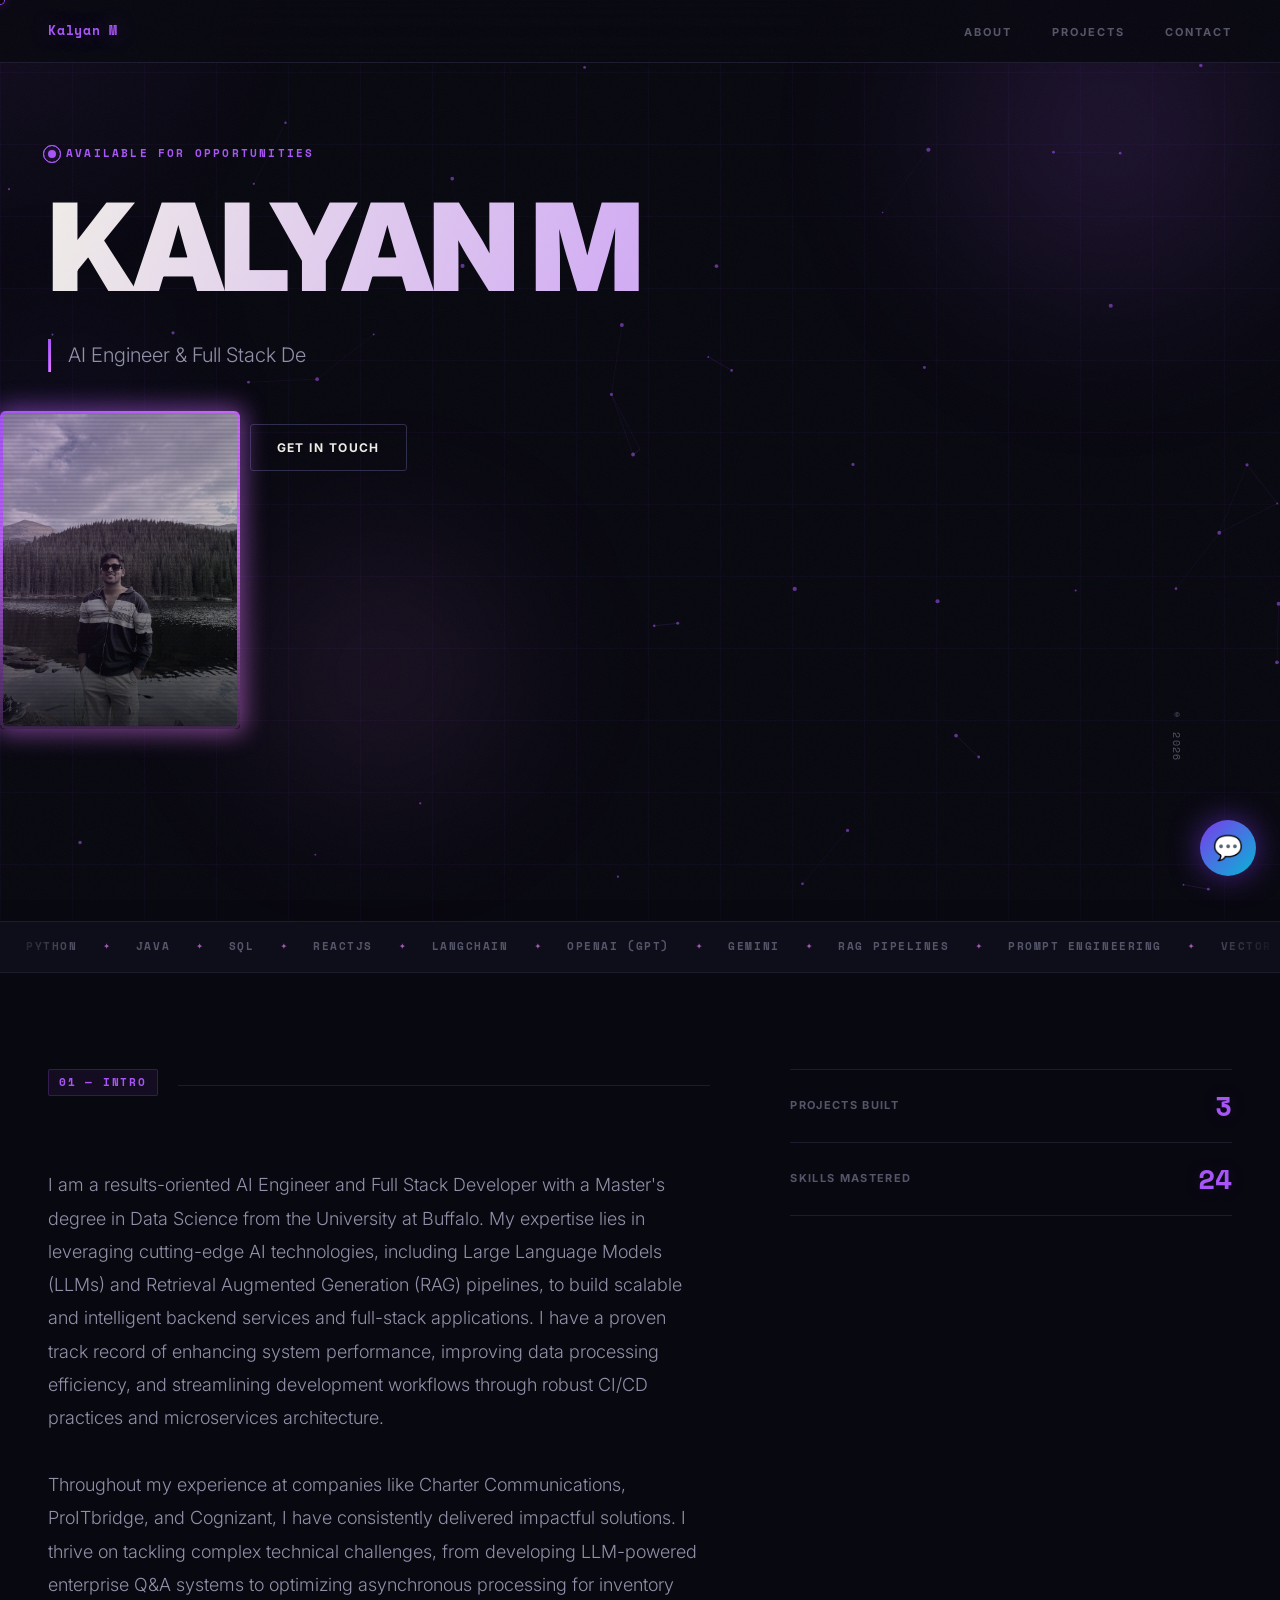
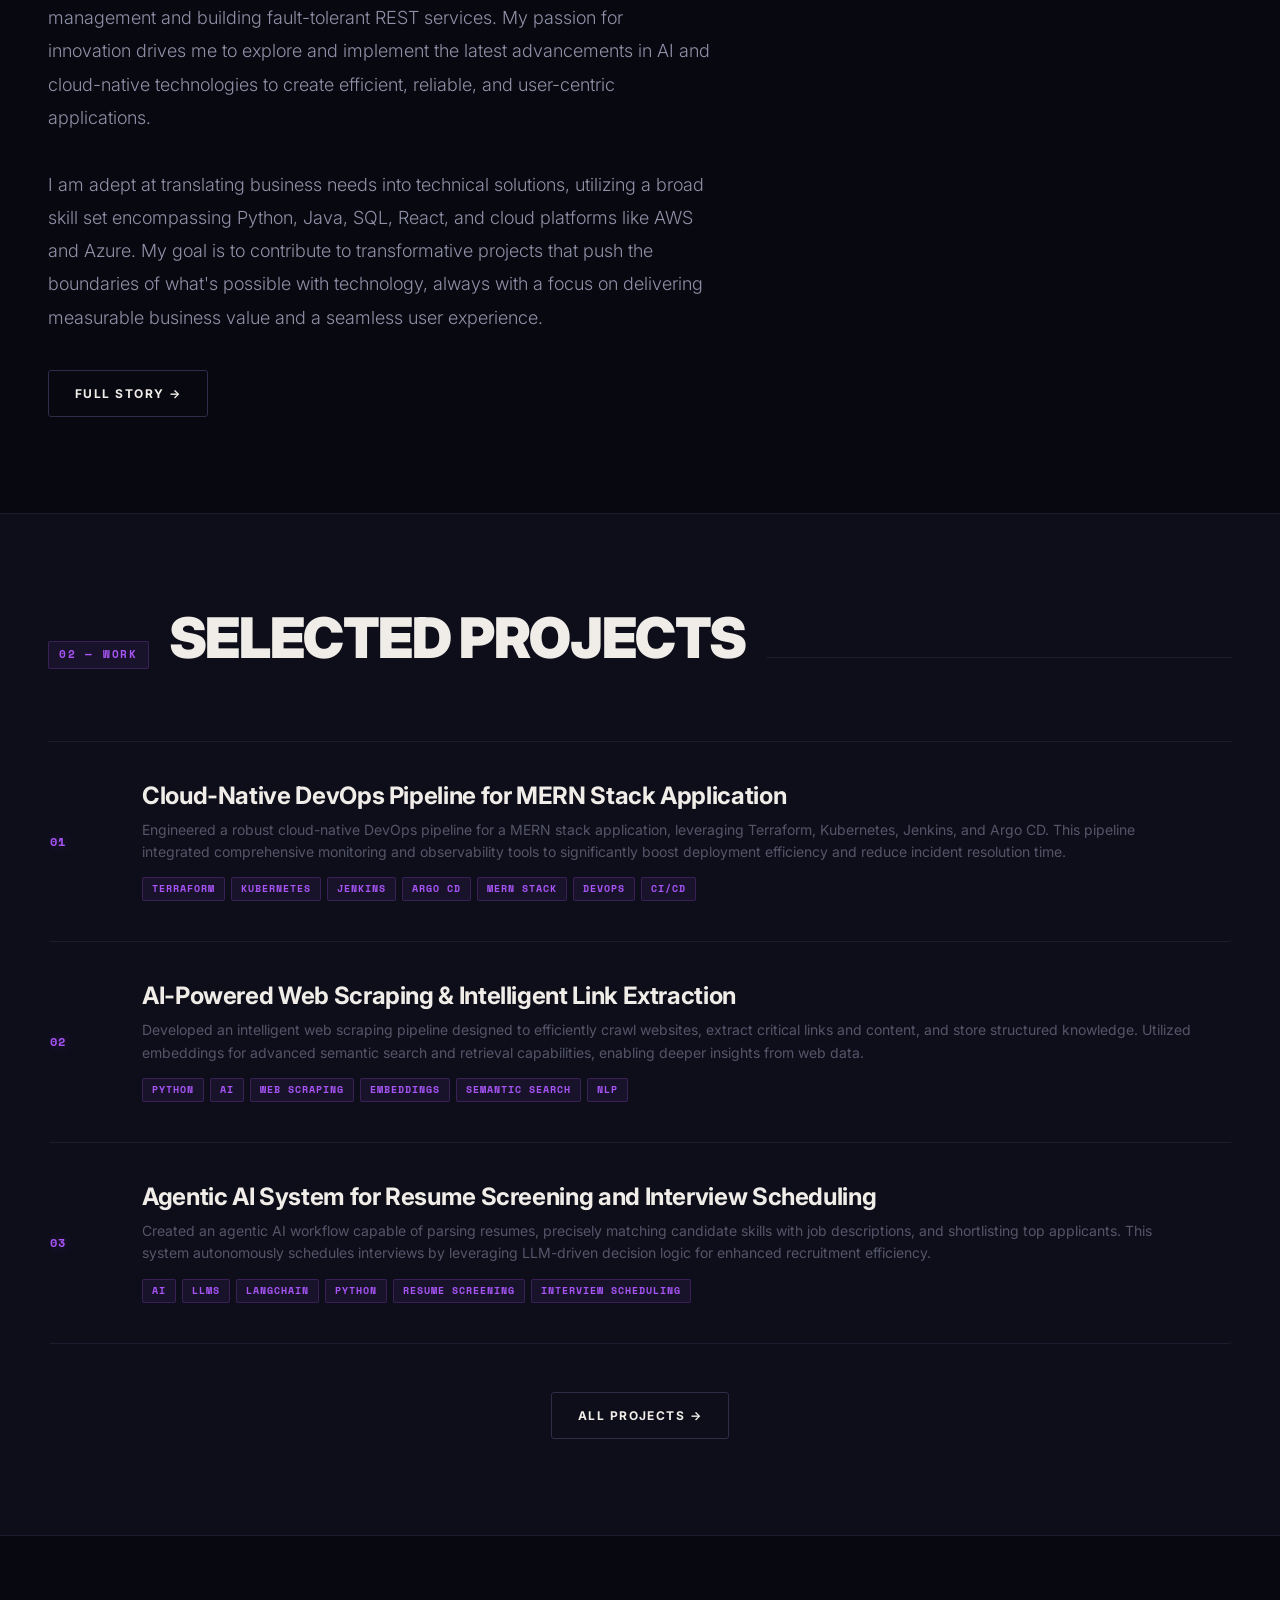
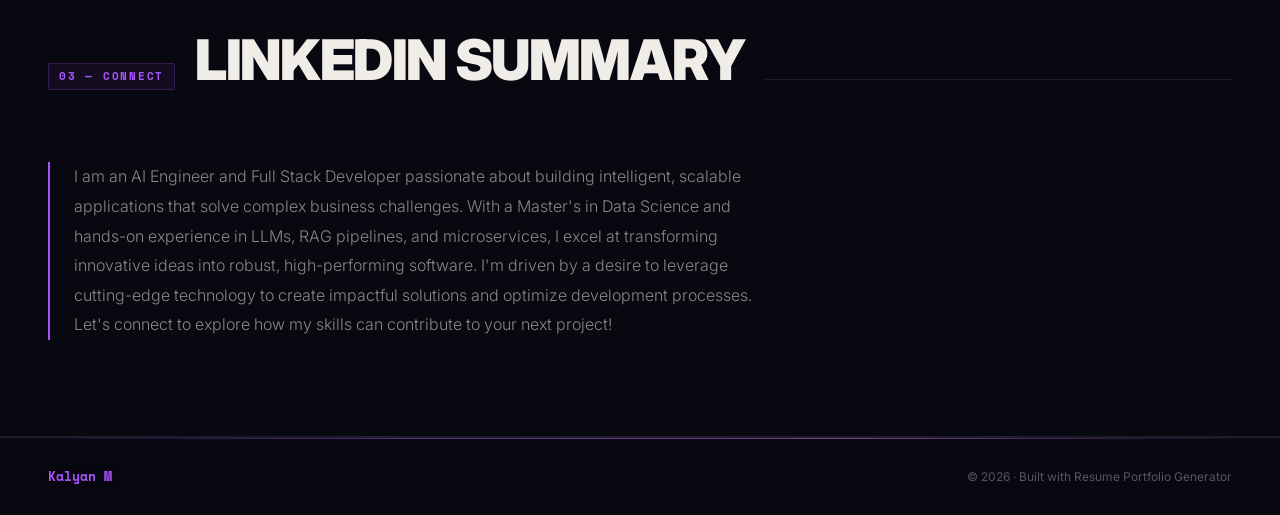
<file: index.html>
<!DOCTYPE html>
<html lang="en">
<head>
  <meta charset="UTF-8">
  <meta name="viewport" content="width=device-width, initial-scale=1.0">
  <title>Kalyan M — Portfolio</title>
  <meta name="description" content="AI Engineer & Full Stack Developer | Building Intelligent Systems">
  <link rel="preconnect" href="https://fonts.googleapis.com">
  <link href="https://fonts.googleapis.com/css2?family=Inter:ital,wght@0,300;0,400;0,700;0,900;1,300&family=Space+Mono:wght@400;700&display=swap" rel="stylesheet">
  <link rel="stylesheet" href="assets/style.css">
</head>
<body>

<div id="page-transition"></div>
<div id="scroll-progress"></div>
<div id="ambient-glow"></div>

<!-- Intro screen (index only) -->
<div id="intro-screen">
  <p class="intro-name">Kalyan M</p>
  <div class="intro-bar-wrap"><div class="intro-bar"></div></div>
  <p class="intro-label">Loading portfolio…</p>
</div>

<div id="cursor"></div>

<nav class="site-nav">
  <a href="index.html" class="nav-logo">Kalyan M</a>
  <ul class="nav-links">
    <li><a href="about.html">About</a></li>
    <li><a href="projects.html">Projects</a></li>
    <li><a href="contact.html">Contact</a></li>
  </ul>
</nav>

<!-- ── Hero ─────────────────────────────────── -->
<section class="hero">
  <div class="hero-grid"></div>
  <canvas id="hero-particles"></canvas>
  <div class="hero-orb hero-orb-1"></div>
  <div class="hero-orb hero-orb-2"></div>
  <div class="hero-orb hero-orb-3"></div>
  <div class="hero-enter">
    <p class="hero-eyebrow"><span class="hero-dot"></span>Available for opportunities</p>
    <h1 class="hero-name" data-text="Kalyan M">Kalyan M</h1>
    <p class="hero-tagline">AI Engineer & Full Stack Developer | Building Intelligent Systems</p>
    <div class="hero-actions">
      <a href="projects.html" class="btn btn-primary">View Projects →</a>
      <a href="contact.html" class="btn btn-ghost">Get in Touch</a>
    </div>
  </div>
  <div class="avatar-wrap">
    <div class="avatar-border">
      <img class="avatar-img" src="assets/avatar.jpg" alt="Kalyan M">
      <div class="avatar-overlay"></div>
      <div class="avatar-scanlines"></div>
    </div>
  </div>
  <span class="hero-corner">© 2026</span>
</section>

<!-- ── Skills marquee ───────────────────────── -->
<div class="marquee-wrap">
  <div class="marquee-track"><span class="marquee-item">Python</span><span class="marquee-sep">✦</span><span class="marquee-item">Java</span><span class="marquee-sep">✦</span><span class="marquee-item">SQL</span><span class="marquee-sep">✦</span><span class="marquee-item">Reactjs</span><span class="marquee-sep">✦</span><span class="marquee-item">LangChain</span><span class="marquee-sep">✦</span><span class="marquee-item">OpenAI (GPT)</span><span class="marquee-sep">✦</span><span class="marquee-item">Gemini</span><span class="marquee-sep">✦</span><span class="marquee-item">RAG Pipelines</span><span class="marquee-sep">✦</span><span class="marquee-item">Prompt Engineering</span><span class="marquee-sep">✦</span><span class="marquee-item">Vector Databases (AstraDB)</span><span class="marquee-sep">✦</span><span class="marquee-item">Microservices Architecture</span><span class="marquee-sep">✦</span><span class="marquee-item">REST API Development</span><span class="marquee-sep">✦</span><span class="marquee-item">CI/CD</span><span class="marquee-sep">✦</span><span class="marquee-item">Jenkins</span><span class="marquee-sep">✦</span><span class="marquee-item">GitHub Actions</span><span class="marquee-sep">✦</span><span class="marquee-item">Docker</span><span class="marquee-sep">✦</span><span class="marquee-item">Kubernetes</span><span class="marquee-sep">✦</span><span class="marquee-item">AWS</span><span class="marquee-sep">✦</span><span class="marquee-item">Azure</span><span class="marquee-sep">✦</span><span class="marquee-item">Flask</span><span class="marquee-sep">✦</span><span class="marquee-item">MongoDB</span><span class="marquee-sep">✦</span><span class="marquee-item">PostgreSQL</span><span class="marquee-sep">✦</span><span class="marquee-item">Agile Methodologies</span><span class="marquee-sep">✦</span><span class="marquee-item">Full Stack Development</span><span class="marquee-sep">✦</span><span class="marquee-item">Python</span><span class="marquee-sep">✦</span><span class="marquee-item">Java</span><span class="marquee-sep">✦</span><span class="marquee-item">SQL</span><span class="marquee-sep">✦</span><span class="marquee-item">Reactjs</span><span class="marquee-sep">✦</span><span class="marquee-item">LangChain</span><span class="marquee-sep">✦</span><span class="marquee-item">OpenAI (GPT)</span><span class="marquee-sep">✦</span><span class="marquee-item">Gemini</span><span class="marquee-sep">✦</span><span class="marquee-item">RAG Pipelines</span><span class="marquee-sep">✦</span><span class="marquee-item">Prompt Engineering</span><span class="marquee-sep">✦</span><span class="marquee-item">Vector Databases (AstraDB)</span><span class="marquee-sep">✦</span><span class="marquee-item">Microservices Architecture</span><span class="marquee-sep">✦</span><span class="marquee-item">REST API Development</span><span class="marquee-sep">✦</span><span class="marquee-item">CI/CD</span><span class="marquee-sep">✦</span><span class="marquee-item">Jenkins</span><span class="marquee-sep">✦</span><span class="marquee-item">GitHub Actions</span><span class="marquee-sep">✦</span><span class="marquee-item">Docker</span><span class="marquee-sep">✦</span><span class="marquee-item">Kubernetes</span><span class="marquee-sep">✦</span><span class="marquee-item">AWS</span><span class="marquee-sep">✦</span><span class="marquee-item">Azure</span><span class="marquee-sep">✦</span><span class="marquee-item">Flask</span><span class="marquee-sep">✦</span><span class="marquee-item">MongoDB</span><span class="marquee-sep">✦</span><span class="marquee-item">PostgreSQL</span><span class="marquee-sep">✦</span><span class="marquee-item">Agile Methodologies</span><span class="marquee-sep">✦</span><span class="marquee-item">Full Stack Development</span><span class="marquee-sep">✦</span></div>
</div>

<!-- ── Intro + stats ────────────────────────── -->
<section class="section">
  <div class="about-grid">
    <div>
      <div class="section-header reveal">
        <span class="section-num">01 — INTRO</span>
        <div class="section-rule"></div>
      </div>
      <p class="about-body reveal-left">I am a results-oriented AI Engineer and Full Stack Developer with a Master's degree in Data Science from the University at Buffalo. My expertise lies in leveraging cutting-edge AI technologies, including Large Language Models (LLMs) and Retrieval Augmented Generation (RAG) pipelines, to build scalable and intelligent backend services and full-stack applications. I have a proven track record of enhancing system performance, improving data processing efficiency, and streamlining development workflows through robust CI/CD practices and microservices architecture.<br><br>Throughout my experience at companies like Charter Communications, ProITbridge, and Cognizant, I have consistently delivered impactful solutions. I thrive on tackling complex technical challenges, from developing LLM-powered enterprise Q&A systems to optimizing asynchronous processing for inventory management and building fault-tolerant REST services. My passion for innovation drives me to explore and implement the latest advancements in AI and cloud-native technologies to create efficient, reliable, and user-centric applications.<br><br>I am adept at translating business needs into technical solutions, utilizing a broad skill set encompassing Python, Java, SQL, React, and cloud platforms like AWS and Azure. My goal is to contribute to transformative projects that push the boundaries of what's possible with technology, always with a focus on delivering measurable business value and a seamless user experience.</p>
      <a href="about.html" class="btn btn-ghost reveal-left" style="margin-top:36px;display:inline-flex;">Full Story →</a>
    </div>
    <div class="stat-list reveal-right">
      <div class="stat-row">
        <span class="stat-label">Projects Built</span>
        <span class="stat-value">3</span>
      </div>
      <div class="stat-row">
        <span class="stat-label">Skills Mastered</span>
        <span class="stat-value">24</span>
      </div>
    </div>
  </div>
</section>

<!-- ── Featured projects ─────────────────────── -->
<section class="section section-alt">
  <div class="section-header reveal">
    <span class="section-num">02 — WORK</span>
    <h2 class="section-title">Selected Projects</h2>
    <div class="section-rule"></div>
  </div>
  <div class="project-list">
    
        <div class="project-item reveal">
          <span class="project-num">01</span>
          <div class="project-info">
            <h3 class="project-title">Cloud-Native DevOps Pipeline for MERN Stack Application</h3>
            <p class="project-desc">Engineered a robust cloud-native DevOps pipeline for a MERN stack application, leveraging Terraform, Kubernetes, Jenkins, and Argo CD. This pipeline integrated comprehensive monitoring and observability tools to significantly boost deployment efficiency and reduce incident resolution time.</p>
            <div class="tech-list"><span class="tech-tag">Terraform</span><span class="tech-tag">Kubernetes</span><span class="tech-tag">Jenkins</span><span class="tech-tag">Argo CD</span><span class="tech-tag">MERN Stack</span><span class="tech-tag">DevOps</span><span class="tech-tag">CI/CD</span></div>
          </div>
          <span></span>
        </div>

        <div class="project-item reveal">
          <span class="project-num">02</span>
          <div class="project-info">
            <h3 class="project-title">AI-Powered Web Scraping & Intelligent Link Extraction</h3>
            <p class="project-desc">Developed an intelligent web scraping pipeline designed to efficiently crawl websites, extract critical links and content, and store structured knowledge. Utilized embeddings for advanced semantic search and retrieval capabilities, enabling deeper insights from web data.</p>
            <div class="tech-list"><span class="tech-tag">Python</span><span class="tech-tag">AI</span><span class="tech-tag">Web Scraping</span><span class="tech-tag">Embeddings</span><span class="tech-tag">Semantic Search</span><span class="tech-tag">NLP</span></div>
          </div>
          <span></span>
        </div>

        <div class="project-item reveal">
          <span class="project-num">03</span>
          <div class="project-info">
            <h3 class="project-title">Agentic AI System for Resume Screening and Interview Scheduling</h3>
            <p class="project-desc">Created an agentic AI workflow capable of parsing resumes, precisely matching candidate skills with job descriptions, and shortlisting top applicants. This system autonomously schedules interviews by leveraging LLM-driven decision logic for enhanced recruitment efficiency.</p>
            <div class="tech-list"><span class="tech-tag">AI</span><span class="tech-tag">LLMs</span><span class="tech-tag">LangChain</span><span class="tech-tag">Python</span><span class="tech-tag">Resume Screening</span><span class="tech-tag">Interview Scheduling</span></div>
          </div>
          <span></span>
        </div>
  </div>
  <div style="margin-top:48px;text-align:center;" class="reveal">
    <a href="projects.html" class="btn btn-ghost">All Projects →</a>
  </div>
</section>

<!-- ── LinkedIn ───────────────────────────────── -->
<section class="section">
  <div class="section-header reveal">
    <span class="section-num">03 — CONNECT</span>
    <h2 class="section-title">LinkedIn Summary</h2>
    <div class="section-rule"></div>
  </div>
  <div class="reveal" style="max-width:720px;font-size:16px;font-weight:300;line-height:1.85;color:#888;border-left:2px solid var(--accent);padding-left:24px;">
    I am an AI Engineer and Full Stack Developer passionate about building intelligent, scalable applications that solve complex business challenges. With a Master's in Data Science and hands-on experience in LLMs, RAG pipelines, and microservices, I excel at transforming innovative ideas into robust, high-performing software. I'm driven by a desire to leverage cutting-edge technology to create impactful solutions and optimize development processes. Let's connect to explore how my skills can contribute to your next project!
  </div>
</section>

<footer>
  <span class="footer-name">Kalyan M</span>
  <span class="footer-copy">© 2026 · Built with Resume Portfolio Generator</span>
</footer>

<script src="assets/script.js"></script>
<script>
window.GEMINI_KEY = "AIzaSyAydLE1biQfo5jIZC6y7I2Yn8em9iQ61dY";
window.PORTFOLIO_DATA = {"name": "Kalyan M", "tagline": "AI Engineer & Full Stack Developer | Building Intelligent Systems", "about": "I am a results-oriented AI Engineer and Full Stack Developer with a Master's degree in Data Science from the University at Buffalo. My expertise lies in leveraging cutting-edge AI technologies, including Large Language Models (LLMs) and Retrieval Augmented Generation (RAG) pipelines, to build scalable and intelligent backend services and full-stack applications. I have a proven track record of enhancing system performance, improving data processing efficiency, and streamlining development workflows through robust CI/CD practices and microservices architecture.\n\nThroughout my experience at companies like Charter Communications, ProITbridge, and Cognizant, I have consistently delivered impactful solutions. I thrive on tackling complex technical challenges, from developing LLM-powered enterprise Q&A systems to optimizing asynchronous processing for inventory management and building fault-tolerant REST services. My passion for innovation drives me to explore and implement the latest advancements in AI and cloud-native technologies to create efficient, reliable, and user-centric applications.\n\nI am adept at translating business needs into technical solutions, utilizing a broad skill set encompassing Python, Java, SQL, React, and cloud platforms like AWS and Azure. My goal is to contribute to transformative projects that push the boundaries of what's possible with technology, always with a focus on delivering measurable business value and a seamless user experience.", "skills": ["Python", "Java", "SQL", "Reactjs", "LangChain", "OpenAI (GPT)", "Gemini", "RAG Pipelines", "Prompt Engineering", "Vector Databases (AstraDB)", "Microservices Architecture", "REST API Development", "CI/CD", "Jenkins", "GitHub Actions", "Docker", "Kubernetes", "AWS", "Azure", "Flask", "MongoDB", "PostgreSQL", "Agile Methodologies", "Full Stack Development"], "projects": [{"title": "Cloud-Native DevOps Pipeline for MERN Stack Application", "description": "Engineered a robust cloud-native DevOps pipeline for a MERN stack application, leveraging Terraform, Kubernetes, Jenkins, and Argo CD. This pipeline integrated comprehensive monitoring and observability tools to significantly boost deployment efficiency and reduce incident resolution time.", "tech": ["Terraform", "Kubernetes", "Jenkins", "Argo CD", "MERN Stack", "DevOps", "CI/CD"], "url": ""}, {"title": "AI-Powered Web Scraping & Intelligent Link Extraction", "description": "Developed an intelligent web scraping pipeline designed to efficiently crawl websites, extract critical links and content, and store structured knowledge. Utilized embeddings for advanced semantic search and retrieval capabilities, enabling deeper insights from web data.", "tech": ["Python", "AI", "Web Scraping", "Embeddings", "Semantic Search", "NLP"], "url": ""}, {"title": "Agentic AI System for Resume Screening and Interview Scheduling", "description": "Created an agentic AI workflow capable of parsing resumes, precisely matching candidate skills with job descriptions, and shortlisting top applicants. This system autonomously schedules interviews by leveraging LLM-driven decision logic for enhanced recruitment efficiency.", "tech": ["AI", "LLMs", "LangChain", "Python", "Resume Screening", "Interview Scheduling"], "url": ""}], "experience": [{"company": "Charter Communications", "role": "AI Engineer & Full Stack Developer", "dates": "April 2025 – Present", "bullets": ["Spearheaded the development of LLM-powered backend services for Spectrum GPT, utilizing OpenAI, LangChain, and RAG pipelines to enhance document understanding and enterprise Q&A capabilities.", "Engineered robust Java and Python microservices and significantly improved CI/CD pipelines with Jenkins and GitHub Actions, facilitating reliable cloud-native deployments."]}, {"company": "ProITbridge", "role": "AI Software Engineer Intern", "dates": "June 2024 – Dec 2024", "bullets": ["Developed a FastAPI service integrating vector retrieval and LLM pipelines to process unstructured documents, resulting in a 46% improvement in search relevance and a 52% reduction in manual lookup time.", "Built a Python AI pipeline for document classification and tagging using embedding search, which increased data processing efficiency by 37%."]}, {"company": "Cognizant Technology Solutions", "role": "Full Stack Software Engineer", "dates": "Aug 2021 – Aug 2023", "bullets": ["Developed Spring Boot microservices and React dashboards for shipment tracking across 20+ logistics hubs, achieving a 41% reduction in API latency.", "Implemented an asynchronous processing system using RabbitMQ for inventory workflows, enhancing system reliability and reducing failed transactions by 34%."]}, {"company": "Cognizant Technology Solutions", "role": "Software Engineer Intern", "dates": "March 2021 – Jun 2021", "bullets": ["Developed Angular-based UI modules integrated with REST APIs, leading to a 36% improvement in page load performance.", "Implemented Jenkins-based Docker pipelines for automated testing and deployment, reducing the release cycle time by 40%."]}, {"company": "Redington Limited", "role": "Java Backend Developer", "dates": "Feb 2020 – Feb 2021", "bullets": ["Built Spring Boot microservices handling over 50K daily orders, utilizing Kafka event streaming and Redis caching to improve throughput by 42%.", "Developed fault-tolerant REST services for payment gateway integration and PostgreSQL, decreasing reconciliation errors by 38%."]}], "readme_md": "# Kalyan M\n\nAI Engineer & Full Stack Developer | Building Intelligent Systems\n\n## About Me\n\nI am a results-oriented AI Engineer and Full Stack Developer with a Master's degree in Data Science from the University at Buffalo. My expertise lies in leveraging cutting-edge AI technologies, including Large Language Models (LLMs) and Retrieval Augmented Generation (RAG) pipelines, to build scalable and intelligent backend services and full-stack applications. I have a proven track record of enhancing system performance, improving data processing efficiency, and streamlining development workflows through robust CI/CD practices and microservices architecture.\n\nThroughout my experience at companies like Charter Communications, ProITbridge, and Cognizant, I have consistently delivered impactful solutions. I thrive on tackling complex technical challenges, from developing LLM-powered enterprise Q&A systems to optimizing asynchronous processing for inventory management and building fault-tolerant REST services. My passion for innovation drives me to explore and implement the latest advancements in AI and cloud-native technologies to create efficient, reliable, and user-centric applications.\n\nI am adept at translating business needs into technical solutions, utilizing a broad skill set encompassing Python, Java, SQL, React, and cloud platforms like AWS and Azure. My goal is to contribute to transformative projects that push the boundaries of what's possible with technology, always with a focus on delivering measurable business value and a seamless user experience.\n\n## Skills\n\n*   **Programming Languages:** SQL, Python, Java, C/C++, Java Script, R, Bash, HTML, CSS\n*   **AI & GenAI:** LangChain, OpenAI (GPT), Gemini, AstraDB (Vector DB), RAG Pipelines, Prompt Engineering\n*   **Tools & Frameworks:** Reactjs, Figma, Flask, Azure DevOps, REST APIs\n*   **Databases & Messaging:** MongoDB, PostgreSQL, MySQL, ADLS Gen2, Azure Databricks, RabbitMQ, GridFS\n*   **Cloud & DevOps:** AWS, Azure, Docker, Kubernetes, Terraform, Jenkins, GitHub Actions, Argo CD, Gitlab\n*   **Technical Constructs:** Software Development, Data Structures, Algorithms, Object-Oriented Programming (OOP), Object-Oriented Design (OOD), System Design, Microservices Architecture, Distributed Systems, REST API Development, Backend Development, Full Stack Development, Event Driven Architecture, Cloud Native Applications, Database Design, API Integration, Asynchronous Processing, CI/CD, Artificial Intelligence, Machine Learning, Deep Learning, Natural Language Processing (NLP), Large Language Models (LLMs), Retrieval Augmented Generation (RAG), Prompt Engineering, Vector Search, AI Workflow Automation\n\n## Projects\n\n### Cloud-Native DevOps Pipeline for MERN Stack Application\n\nEngineered a robust cloud-native DevOps pipeline for a MERN stack application, leveraging Terraform, Kubernetes, Jenkins, and Argo CD. This pipeline integrated comprehensive monitoring and observability tools to significantly boost deployment efficiency and reduce incident resolution time.\n\n### AI-Powered Web Scraping & Intelligent Link Extraction\n\nDeveloped an intelligent web scraping pipeline designed to efficiently crawl websites, extract critical links and content, and store structured knowledge. Utilized embeddings for advanced semantic search and retrieval capabilities, enabling deeper insights from web data.\n\n### Agentic AI System for Resume Screening and Interview Scheduling\n\nCreated an agentic AI workflow capable of parsing resumes, precisely matching candidate skills with job descriptions, and shortlisting top applicants. This system autonomously schedules interviews by leveraging LLM-driven decision logic for enhanced recruitment efficiency.\n\n## Experience\n\n### AI Engineer & Full Stack Developer | Charter Communications | April 2025 – Present\n\n*   Spearheaded the development of LLM-powered backend services for Spectrum GPT, utilizing OpenAI, LangChain, and RAG pipelines to enhance document understanding and enterprise Q&A capabilities.\n*   Engineered robust Java and Python microservices and significantly improved CI/CD pipelines with Jenkins and GitHub Actions, facilitating reliable cloud-native deployments.\n\n### AI Software Engineer Intern | ProITbridge | June 2024 – Dec 2024\n\n*   Developed a FastAPI service integrating vector retrieval and LLM pipelines to process unstructured documents, resulting in a 46% improvement in search relevance and a 52% reduction in manual lookup time.\n*   Built a Python AI pipeline for document classification and tagging using embedding search, which increased data processing efficiency by 37%.\n\n### Full Stack Software Engineer | Cognizant Technology Solutions | Aug 2021 – Aug 2023\n\n*   Developed Spring Boot microservices and React dashboards for shipment tracking across 20+ logistics hubs, achieving a 41% reduction in API latency.\n*   Implemented an asynchronous processing system using RabbitMQ for inventory workflows, enhancing system reliability and reducing failed transactions by 34%.\n\n### Software Engineer Intern | Cognizant Technology Solutions | March 2021 – Jun 2021\n\n*   Developed Angular-based UI modules integrated with REST APIs, leading to a 36% improvement in page load performance.\n*   Implemented Jenkins-based Docker pipelines for automated testing and deployment, reducing the release cycle time by 40%.\n\n### Java Backend Developer | Redington Limited | Feb 2020 – Feb 2021\n\n*   Built Spring Boot microservices handling over 50K daily orders, utilizing Kafka event streaming and Redis caching to improve throughput by 42%.\n*   Developed fault-tolerant REST services for payment gateway integration and PostgreSQL, decreasing reconciliation errors by 38%.\n\n## Contact\n\n*   **Email:** kmomidi21@gmail.com\n*   **LinkedIn:** [Your LinkedIn Profile URL]\n*   **Phone:** 716-986-2271", "linkedin_summary": "I am an AI Engineer and Full Stack Developer passionate about building intelligent, scalable applications that solve complex business challenges. With a Master's in Data Science and hands-on experience in LLMs, RAG pipelines, and microservices, I excel at transforming innovative ideas into robust, high-performing software. I'm driven by a desire to leverage cutting-edge technology to create impactful solutions and optimize development processes. Let's connect to explore how my skills can contribute to your next project!", "email": "kmomidi21@gmail.com"};
</script>
<script src="assets/chatbot.js"></script>
</body>
</html>
</file>
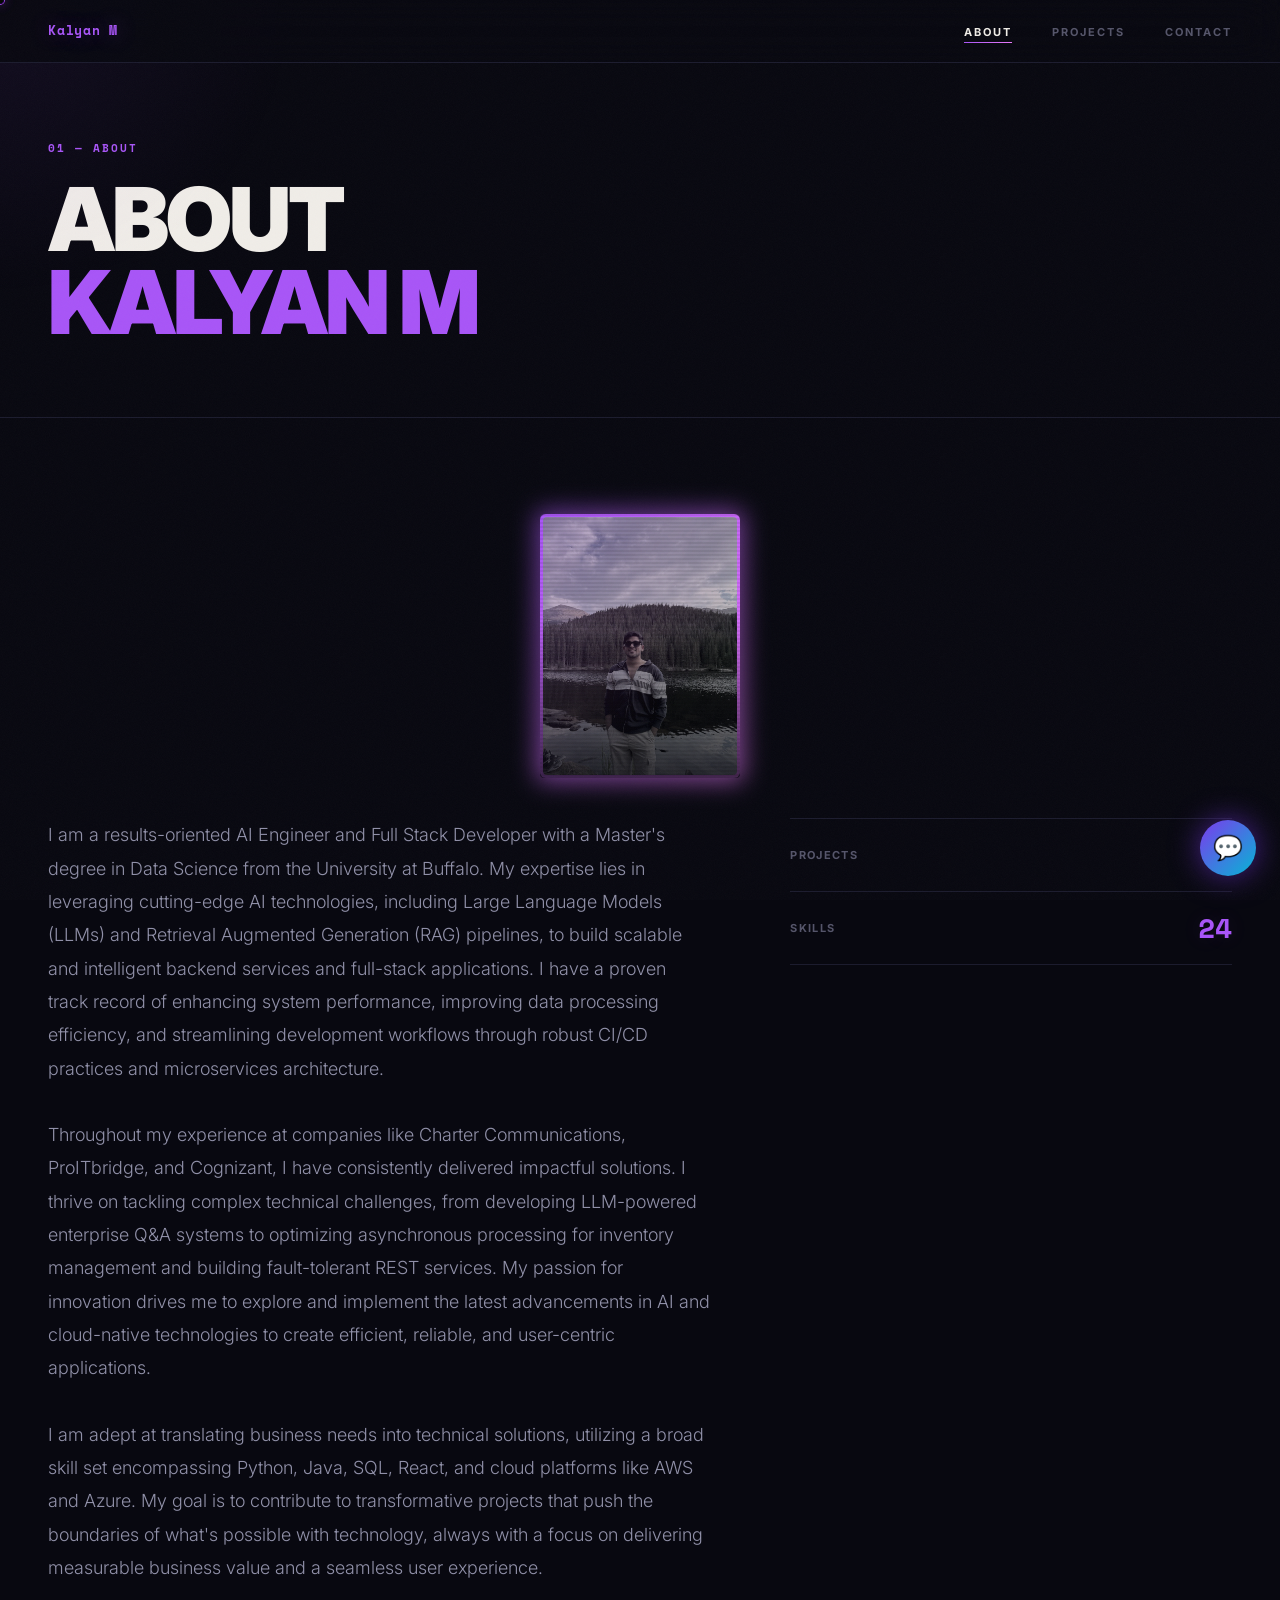
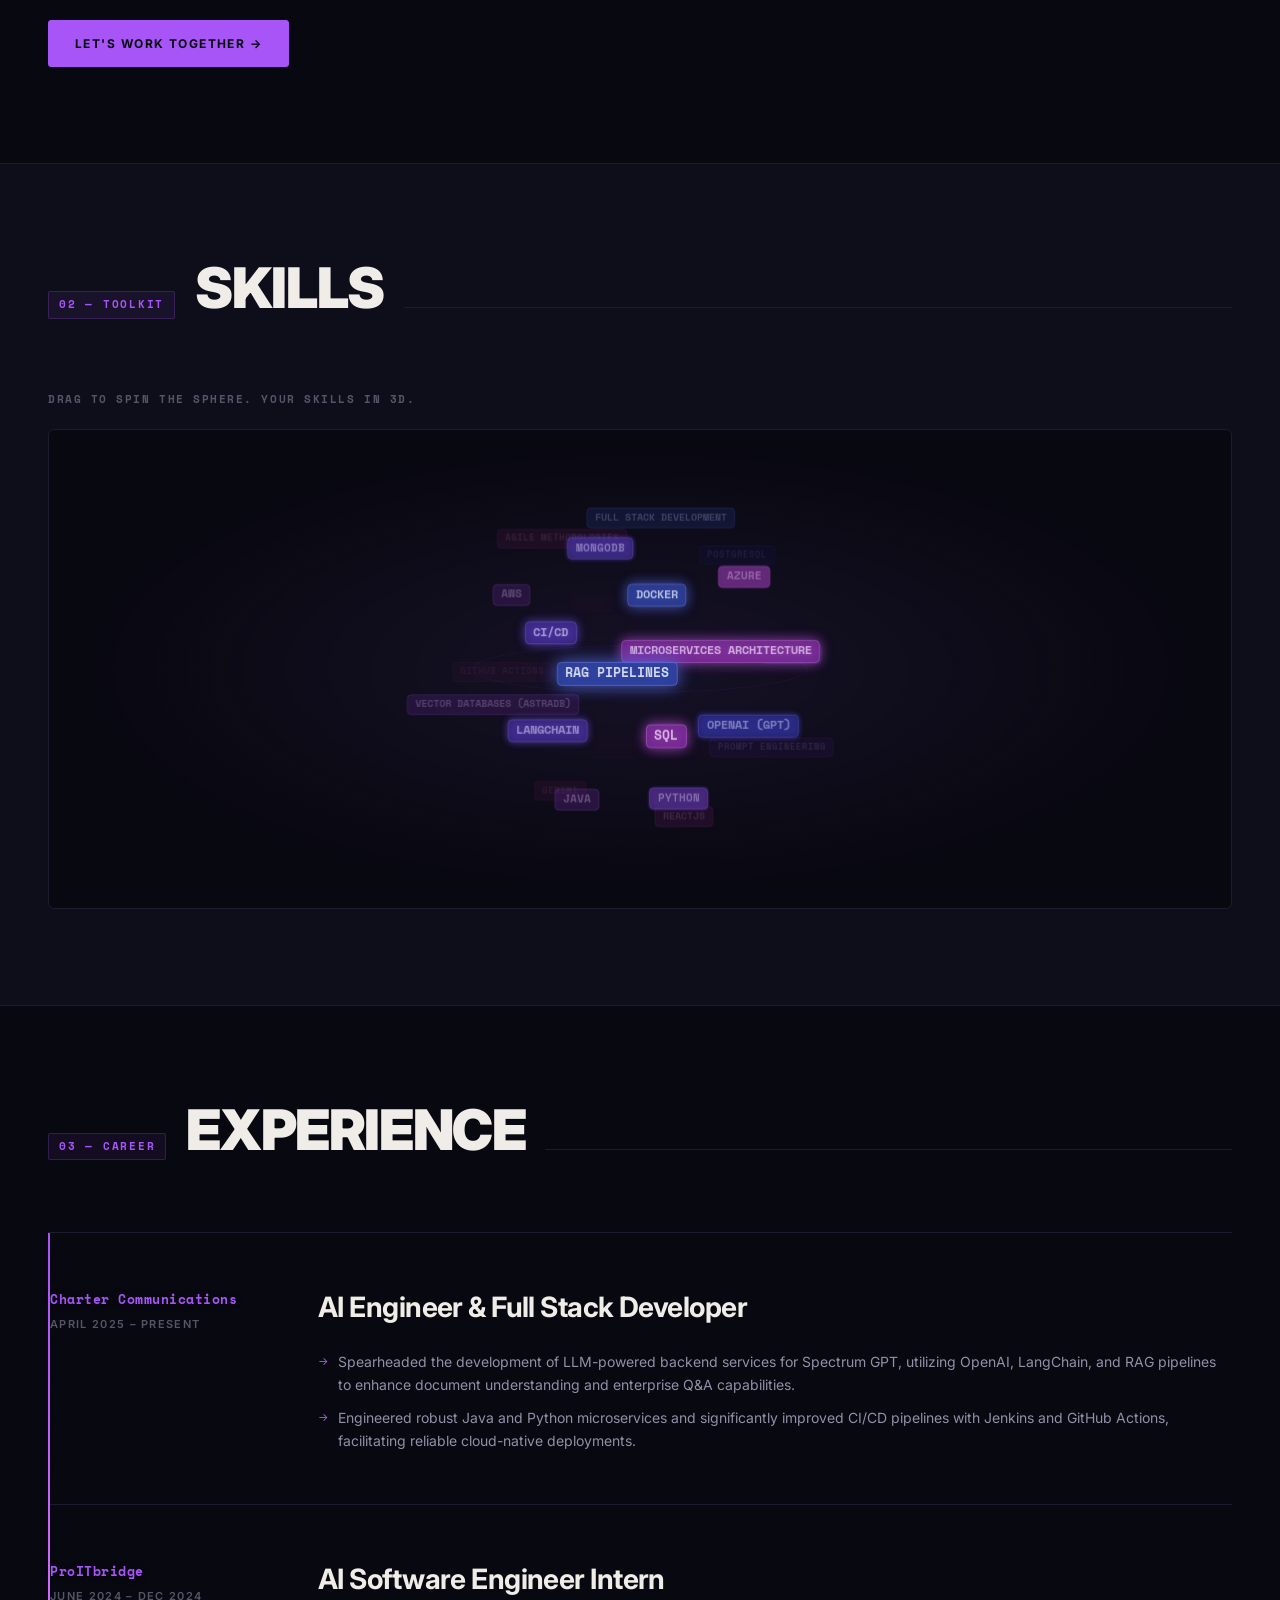
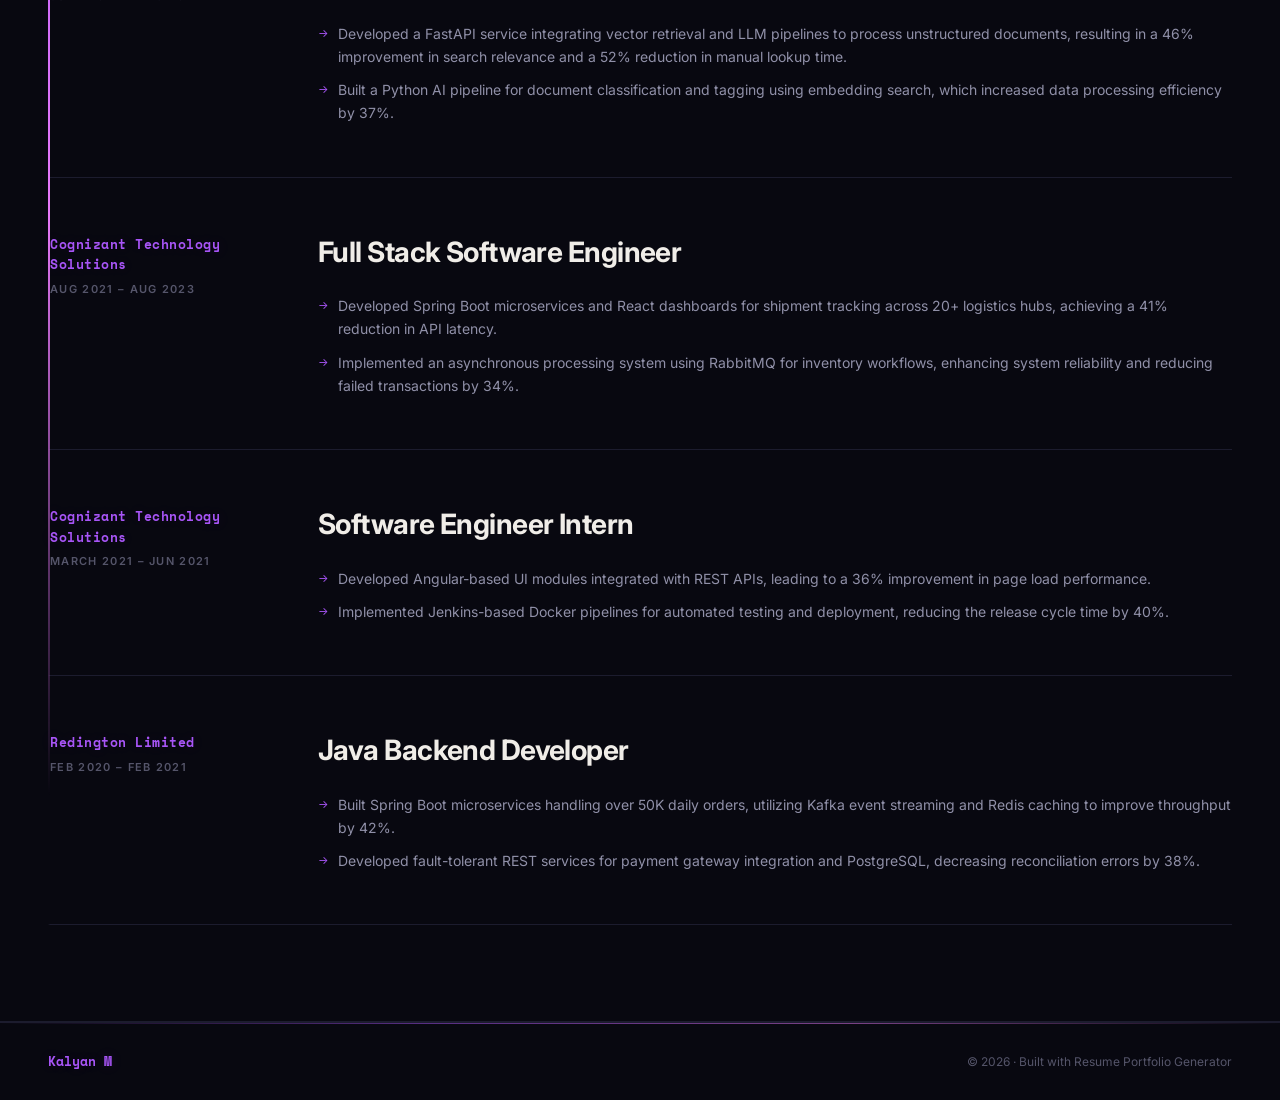
<file: about.html>
<!DOCTYPE html>
<html lang="en">
<head>
  <meta charset="UTF-8">
  <meta name="viewport" content="width=device-width, initial-scale=1.0">
  <title>About — Kalyan M</title>
  <link rel="preconnect" href="https://fonts.googleapis.com">
  <link href="https://fonts.googleapis.com/css2?family=Inter:ital,wght@0,300;0,400;0,700;0,900;1,300&family=Space+Mono:wght@400;700&display=swap" rel="stylesheet">
  <link rel="stylesheet" href="assets/style.css">
</head>
<body>

<div id="page-transition"></div>
<div id="scroll-progress"></div>
<div id="ambient-glow"></div>
<div id="cursor"></div>

<nav class="site-nav">
  <a href="index.html" class="nav-logo">Kalyan M</a>
  <ul class="nav-links">
    <li><a href="about.html">About</a></li>
    <li><a href="projects.html">Projects</a></li>
    <li><a href="contact.html">Contact</a></li>
  </ul>
</nav>

<!-- ── Page hero ────────────────────────────── -->
<div style="padding:140px 48px 72px; border-bottom:1px solid var(--border);">
  <div class="hero-enter">
    <p style="font-family:var(--mono);font-size:11px;font-weight:700;letter-spacing:.18em;text-transform:uppercase;color:var(--accent);margin-bottom:20px;">01 — ABOUT</p>
    <h1 style="font-size:clamp(40px,7vw,88px);font-weight:900;letter-spacing:-.035em;text-transform:uppercase;line-height:.95;">
      About<br><em style="font-style:normal;color:var(--accent);">Kalyan M</em>
    </h1>
  </div>
</div>

<!-- ── About + stats ────────────────────────── -->
<section class="section">
  <div class="about-avatar-wrap reveal">
    <div class="avatar-wrap">
      <div class="avatar-border">
        <img class="avatar-img" src="assets/avatar.jpg" alt="Kalyan M">
        <div class="avatar-overlay"></div>
        <div class="avatar-scanlines"></div>
      </div>
    </div>
  </div>
  <div class="about-grid">
    <div>
      <p class="about-body reveal-left">I am a results-oriented AI Engineer and Full Stack Developer with a Master's degree in Data Science from the University at Buffalo. My expertise lies in leveraging cutting-edge AI technologies, including Large Language Models (LLMs) and Retrieval Augmented Generation (RAG) pipelines, to build scalable and intelligent backend services and full-stack applications. I have a proven track record of enhancing system performance, improving data processing efficiency, and streamlining development workflows through robust CI/CD practices and microservices architecture.<br><br>Throughout my experience at companies like Charter Communications, ProITbridge, and Cognizant, I have consistently delivered impactful solutions. I thrive on tackling complex technical challenges, from developing LLM-powered enterprise Q&A systems to optimizing asynchronous processing for inventory management and building fault-tolerant REST services. My passion for innovation drives me to explore and implement the latest advancements in AI and cloud-native technologies to create efficient, reliable, and user-centric applications.<br><br>I am adept at translating business needs into technical solutions, utilizing a broad skill set encompassing Python, Java, SQL, React, and cloud platforms like AWS and Azure. My goal is to contribute to transformative projects that push the boundaries of what's possible with technology, always with a focus on delivering measurable business value and a seamless user experience.</p>
      <div style="margin-top:36px;" class="reveal-left">
        <a href="contact.html" class="btn btn-primary">Let's Work Together →</a>
      </div>
    </div>
    <div class="stat-list reveal-right">
      <div class="stat-row">
        <span class="stat-label">Projects</span>
        <span class="stat-value">3</span>
      </div>
      <div class="stat-row">
        <span class="stat-label">Skills</span>
        <span class="stat-value">24</span>
      </div>
    </div>
  </div>
</section>

<!-- ── Skills — interactive physics canvas ──── -->
<section class="section section-alt">
  <div class="section-header reveal">
    <span class="section-num">02 — TOOLKIT</span>
    <h2 class="section-title">Skills</h2>
    <div class="section-rule"></div>
  </div>
  <p class="skills-hint reveal">Drag to spin the sphere. Your skills in 3D.</p>
  <div class="sphere3d-wrap reveal">
    <canvas id="sphere-canvas"></canvas>
    <div id="skills-data" style="display:none"><span class="badge">Python</span><span class="badge">Java</span><span class="badge">SQL</span><span class="badge">Reactjs</span><span class="badge">LangChain</span><span class="badge">OpenAI (GPT)</span><span class="badge">Gemini</span><span class="badge">RAG Pipelines</span><span class="badge">Prompt Engineering</span><span class="badge">Vector Databases (AstraDB)</span><span class="badge">Microservices Architecture</span><span class="badge">REST API Development</span><span class="badge">CI/CD</span><span class="badge">Jenkins</span><span class="badge">GitHub Actions</span><span class="badge">Docker</span><span class="badge">Kubernetes</span><span class="badge">AWS</span><span class="badge">Azure</span><span class="badge">Flask</span><span class="badge">MongoDB</span><span class="badge">PostgreSQL</span><span class="badge">Agile Methodologies</span><span class="badge">Full Stack Development</span></div>
  </div>
</section>

<!-- ── Experience ───────────────────────────── -->
<section class="section">
  <div class="section-header reveal">
    <span class="section-num">03 — CAREER</span>
    <h2 class="section-title">Experience</h2>
    <div class="section-rule"></div>
  </div>
  <div class="exp-list">
    <div class="exp-timeline-line"></div>
    
        <div class="experience-item reveal">
          <div class="exp-meta">
            <p class="exp-company">Charter Communications</p>
            <p class="exp-dates">April 2025 – Present</p>
          </div>
          <div>
            <h3 class="exp-role">AI Engineer & Full Stack Developer</h3>
            <ul class="exp-bullets"><li>Spearheaded the development of LLM-powered backend services for Spectrum GPT, utilizing OpenAI, LangChain, and RAG pipelines to enhance document understanding and enterprise Q&A capabilities.</li><li>Engineered robust Java and Python microservices and significantly improved CI/CD pipelines with Jenkins and GitHub Actions, facilitating reliable cloud-native deployments.</li></ul>
          </div>
        </div>

        <div class="experience-item reveal">
          <div class="exp-meta">
            <p class="exp-company">ProITbridge</p>
            <p class="exp-dates">June 2024 – Dec 2024</p>
          </div>
          <div>
            <h3 class="exp-role">AI Software Engineer Intern</h3>
            <ul class="exp-bullets"><li>Developed a FastAPI service integrating vector retrieval and LLM pipelines to process unstructured documents, resulting in a 46% improvement in search relevance and a 52% reduction in manual lookup time.</li><li>Built a Python AI pipeline for document classification and tagging using embedding search, which increased data processing efficiency by 37%.</li></ul>
          </div>
        </div>

        <div class="experience-item reveal">
          <div class="exp-meta">
            <p class="exp-company">Cognizant Technology Solutions</p>
            <p class="exp-dates">Aug 2021 – Aug 2023</p>
          </div>
          <div>
            <h3 class="exp-role">Full Stack Software Engineer</h3>
            <ul class="exp-bullets"><li>Developed Spring Boot microservices and React dashboards for shipment tracking across 20+ logistics hubs, achieving a 41% reduction in API latency.</li><li>Implemented an asynchronous processing system using RabbitMQ for inventory workflows, enhancing system reliability and reducing failed transactions by 34%.</li></ul>
          </div>
        </div>

        <div class="experience-item reveal">
          <div class="exp-meta">
            <p class="exp-company">Cognizant Technology Solutions</p>
            <p class="exp-dates">March 2021 – Jun 2021</p>
          </div>
          <div>
            <h3 class="exp-role">Software Engineer Intern</h3>
            <ul class="exp-bullets"><li>Developed Angular-based UI modules integrated with REST APIs, leading to a 36% improvement in page load performance.</li><li>Implemented Jenkins-based Docker pipelines for automated testing and deployment, reducing the release cycle time by 40%.</li></ul>
          </div>
        </div>

        <div class="experience-item reveal">
          <div class="exp-meta">
            <p class="exp-company">Redington Limited</p>
            <p class="exp-dates">Feb 2020 – Feb 2021</p>
          </div>
          <div>
            <h3 class="exp-role">Java Backend Developer</h3>
            <ul class="exp-bullets"><li>Built Spring Boot microservices handling over 50K daily orders, utilizing Kafka event streaming and Redis caching to improve throughput by 42%.</li><li>Developed fault-tolerant REST services for payment gateway integration and PostgreSQL, decreasing reconciliation errors by 38%.</li></ul>
          </div>
        </div>
  </div>
</section>

<footer>
  <span class="footer-name">Kalyan M</span>
  <span class="footer-copy">© 2026 · Built with Resume Portfolio Generator</span>
</footer>

<script src="assets/script.js"></script>
<script>
window.GEMINI_KEY = "AIzaSyAydLE1biQfo5jIZC6y7I2Yn8em9iQ61dY";
window.PORTFOLIO_DATA = {"name": "Kalyan M", "tagline": "AI Engineer & Full Stack Developer | Building Intelligent Systems", "about": "I am a results-oriented AI Engineer and Full Stack Developer with a Master's degree in Data Science from the University at Buffalo. My expertise lies in leveraging cutting-edge AI technologies, including Large Language Models (LLMs) and Retrieval Augmented Generation (RAG) pipelines, to build scalable and intelligent backend services and full-stack applications. I have a proven track record of enhancing system performance, improving data processing efficiency, and streamlining development workflows through robust CI/CD practices and microservices architecture.\n\nThroughout my experience at companies like Charter Communications, ProITbridge, and Cognizant, I have consistently delivered impactful solutions. I thrive on tackling complex technical challenges, from developing LLM-powered enterprise Q&A systems to optimizing asynchronous processing for inventory management and building fault-tolerant REST services. My passion for innovation drives me to explore and implement the latest advancements in AI and cloud-native technologies to create efficient, reliable, and user-centric applications.\n\nI am adept at translating business needs into technical solutions, utilizing a broad skill set encompassing Python, Java, SQL, React, and cloud platforms like AWS and Azure. My goal is to contribute to transformative projects that push the boundaries of what's possible with technology, always with a focus on delivering measurable business value and a seamless user experience.", "skills": ["Python", "Java", "SQL", "Reactjs", "LangChain", "OpenAI (GPT)", "Gemini", "RAG Pipelines", "Prompt Engineering", "Vector Databases (AstraDB)", "Microservices Architecture", "REST API Development", "CI/CD", "Jenkins", "GitHub Actions", "Docker", "Kubernetes", "AWS", "Azure", "Flask", "MongoDB", "PostgreSQL", "Agile Methodologies", "Full Stack Development"], "projects": [{"title": "Cloud-Native DevOps Pipeline for MERN Stack Application", "description": "Engineered a robust cloud-native DevOps pipeline for a MERN stack application, leveraging Terraform, Kubernetes, Jenkins, and Argo CD. This pipeline integrated comprehensive monitoring and observability tools to significantly boost deployment efficiency and reduce incident resolution time.", "tech": ["Terraform", "Kubernetes", "Jenkins", "Argo CD", "MERN Stack", "DevOps", "CI/CD"], "url": ""}, {"title": "AI-Powered Web Scraping & Intelligent Link Extraction", "description": "Developed an intelligent web scraping pipeline designed to efficiently crawl websites, extract critical links and content, and store structured knowledge. Utilized embeddings for advanced semantic search and retrieval capabilities, enabling deeper insights from web data.", "tech": ["Python", "AI", "Web Scraping", "Embeddings", "Semantic Search", "NLP"], "url": ""}, {"title": "Agentic AI System for Resume Screening and Interview Scheduling", "description": "Created an agentic AI workflow capable of parsing resumes, precisely matching candidate skills with job descriptions, and shortlisting top applicants. This system autonomously schedules interviews by leveraging LLM-driven decision logic for enhanced recruitment efficiency.", "tech": ["AI", "LLMs", "LangChain", "Python", "Resume Screening", "Interview Scheduling"], "url": ""}], "experience": [{"company": "Charter Communications", "role": "AI Engineer & Full Stack Developer", "dates": "April 2025 – Present", "bullets": ["Spearheaded the development of LLM-powered backend services for Spectrum GPT, utilizing OpenAI, LangChain, and RAG pipelines to enhance document understanding and enterprise Q&A capabilities.", "Engineered robust Java and Python microservices and significantly improved CI/CD pipelines with Jenkins and GitHub Actions, facilitating reliable cloud-native deployments."]}, {"company": "ProITbridge", "role": "AI Software Engineer Intern", "dates": "June 2024 – Dec 2024", "bullets": ["Developed a FastAPI service integrating vector retrieval and LLM pipelines to process unstructured documents, resulting in a 46% improvement in search relevance and a 52% reduction in manual lookup time.", "Built a Python AI pipeline for document classification and tagging using embedding search, which increased data processing efficiency by 37%."]}, {"company": "Cognizant Technology Solutions", "role": "Full Stack Software Engineer", "dates": "Aug 2021 – Aug 2023", "bullets": ["Developed Spring Boot microservices and React dashboards for shipment tracking across 20+ logistics hubs, achieving a 41% reduction in API latency.", "Implemented an asynchronous processing system using RabbitMQ for inventory workflows, enhancing system reliability and reducing failed transactions by 34%."]}, {"company": "Cognizant Technology Solutions", "role": "Software Engineer Intern", "dates": "March 2021 – Jun 2021", "bullets": ["Developed Angular-based UI modules integrated with REST APIs, leading to a 36% improvement in page load performance.", "Implemented Jenkins-based Docker pipelines for automated testing and deployment, reducing the release cycle time by 40%."]}, {"company": "Redington Limited", "role": "Java Backend Developer", "dates": "Feb 2020 – Feb 2021", "bullets": ["Built Spring Boot microservices handling over 50K daily orders, utilizing Kafka event streaming and Redis caching to improve throughput by 42%.", "Developed fault-tolerant REST services for payment gateway integration and PostgreSQL, decreasing reconciliation errors by 38%."]}], "readme_md": "# Kalyan M\n\nAI Engineer & Full Stack Developer | Building Intelligent Systems\n\n## About Me\n\nI am a results-oriented AI Engineer and Full Stack Developer with a Master's degree in Data Science from the University at Buffalo. My expertise lies in leveraging cutting-edge AI technologies, including Large Language Models (LLMs) and Retrieval Augmented Generation (RAG) pipelines, to build scalable and intelligent backend services and full-stack applications. I have a proven track record of enhancing system performance, improving data processing efficiency, and streamlining development workflows through robust CI/CD practices and microservices architecture.\n\nThroughout my experience at companies like Charter Communications, ProITbridge, and Cognizant, I have consistently delivered impactful solutions. I thrive on tackling complex technical challenges, from developing LLM-powered enterprise Q&A systems to optimizing asynchronous processing for inventory management and building fault-tolerant REST services. My passion for innovation drives me to explore and implement the latest advancements in AI and cloud-native technologies to create efficient, reliable, and user-centric applications.\n\nI am adept at translating business needs into technical solutions, utilizing a broad skill set encompassing Python, Java, SQL, React, and cloud platforms like AWS and Azure. My goal is to contribute to transformative projects that push the boundaries of what's possible with technology, always with a focus on delivering measurable business value and a seamless user experience.\n\n## Skills\n\n*   **Programming Languages:** SQL, Python, Java, C/C++, Java Script, R, Bash, HTML, CSS\n*   **AI & GenAI:** LangChain, OpenAI (GPT), Gemini, AstraDB (Vector DB), RAG Pipelines, Prompt Engineering\n*   **Tools & Frameworks:** Reactjs, Figma, Flask, Azure DevOps, REST APIs\n*   **Databases & Messaging:** MongoDB, PostgreSQL, MySQL, ADLS Gen2, Azure Databricks, RabbitMQ, GridFS\n*   **Cloud & DevOps:** AWS, Azure, Docker, Kubernetes, Terraform, Jenkins, GitHub Actions, Argo CD, Gitlab\n*   **Technical Constructs:** Software Development, Data Structures, Algorithms, Object-Oriented Programming (OOP), Object-Oriented Design (OOD), System Design, Microservices Architecture, Distributed Systems, REST API Development, Backend Development, Full Stack Development, Event Driven Architecture, Cloud Native Applications, Database Design, API Integration, Asynchronous Processing, CI/CD, Artificial Intelligence, Machine Learning, Deep Learning, Natural Language Processing (NLP), Large Language Models (LLMs), Retrieval Augmented Generation (RAG), Prompt Engineering, Vector Search, AI Workflow Automation\n\n## Projects\n\n### Cloud-Native DevOps Pipeline for MERN Stack Application\n\nEngineered a robust cloud-native DevOps pipeline for a MERN stack application, leveraging Terraform, Kubernetes, Jenkins, and Argo CD. This pipeline integrated comprehensive monitoring and observability tools to significantly boost deployment efficiency and reduce incident resolution time.\n\n### AI-Powered Web Scraping & Intelligent Link Extraction\n\nDeveloped an intelligent web scraping pipeline designed to efficiently crawl websites, extract critical links and content, and store structured knowledge. Utilized embeddings for advanced semantic search and retrieval capabilities, enabling deeper insights from web data.\n\n### Agentic AI System for Resume Screening and Interview Scheduling\n\nCreated an agentic AI workflow capable of parsing resumes, precisely matching candidate skills with job descriptions, and shortlisting top applicants. This system autonomously schedules interviews by leveraging LLM-driven decision logic for enhanced recruitment efficiency.\n\n## Experience\n\n### AI Engineer & Full Stack Developer | Charter Communications | April 2025 – Present\n\n*   Spearheaded the development of LLM-powered backend services for Spectrum GPT, utilizing OpenAI, LangChain, and RAG pipelines to enhance document understanding and enterprise Q&A capabilities.\n*   Engineered robust Java and Python microservices and significantly improved CI/CD pipelines with Jenkins and GitHub Actions, facilitating reliable cloud-native deployments.\n\n### AI Software Engineer Intern | ProITbridge | June 2024 – Dec 2024\n\n*   Developed a FastAPI service integrating vector retrieval and LLM pipelines to process unstructured documents, resulting in a 46% improvement in search relevance and a 52% reduction in manual lookup time.\n*   Built a Python AI pipeline for document classification and tagging using embedding search, which increased data processing efficiency by 37%.\n\n### Full Stack Software Engineer | Cognizant Technology Solutions | Aug 2021 – Aug 2023\n\n*   Developed Spring Boot microservices and React dashboards for shipment tracking across 20+ logistics hubs, achieving a 41% reduction in API latency.\n*   Implemented an asynchronous processing system using RabbitMQ for inventory workflows, enhancing system reliability and reducing failed transactions by 34%.\n\n### Software Engineer Intern | Cognizant Technology Solutions | March 2021 – Jun 2021\n\n*   Developed Angular-based UI modules integrated with REST APIs, leading to a 36% improvement in page load performance.\n*   Implemented Jenkins-based Docker pipelines for automated testing and deployment, reducing the release cycle time by 40%.\n\n### Java Backend Developer | Redington Limited | Feb 2020 – Feb 2021\n\n*   Built Spring Boot microservices handling over 50K daily orders, utilizing Kafka event streaming and Redis caching to improve throughput by 42%.\n*   Developed fault-tolerant REST services for payment gateway integration and PostgreSQL, decreasing reconciliation errors by 38%.\n\n## Contact\n\n*   **Email:** kmomidi21@gmail.com\n*   **LinkedIn:** [Your LinkedIn Profile URL]\n*   **Phone:** 716-986-2271", "linkedin_summary": "I am an AI Engineer and Full Stack Developer passionate about building intelligent, scalable applications that solve complex business challenges. With a Master's in Data Science and hands-on experience in LLMs, RAG pipelines, and microservices, I excel at transforming innovative ideas into robust, high-performing software. I'm driven by a desire to leverage cutting-edge technology to create impactful solutions and optimize development processes. Let's connect to explore how my skills can contribute to your next project!", "email": "kmomidi21@gmail.com"};
</script>
<script src="assets/chatbot.js"></script>
</body>
</html>
</file>
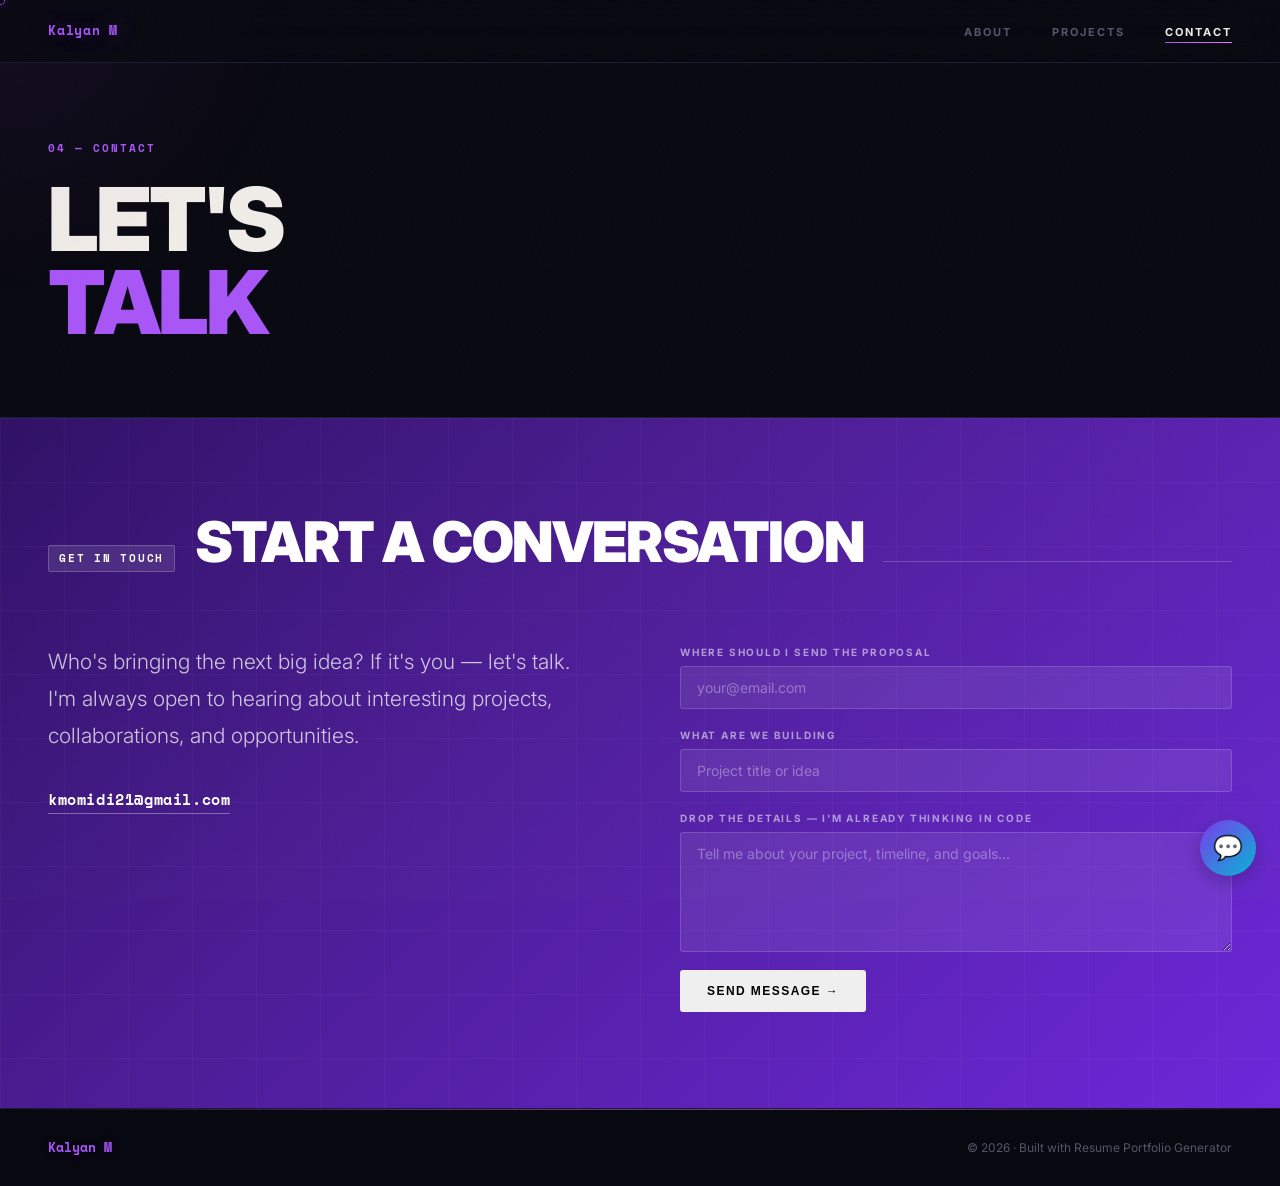
<file: contact.html>
<!DOCTYPE html>
<html lang="en">
<head>
  <meta charset="UTF-8">
  <meta name="viewport" content="width=device-width, initial-scale=1.0">
  <title>Contact — Kalyan M</title>
  <link rel="preconnect" href="https://fonts.googleapis.com">
  <link href="https://fonts.googleapis.com/css2?family=Inter:ital,wght@0,300;0,400;0,700;0,900;1,300&family=Space+Mono:wght@400;700&display=swap" rel="stylesheet">
  <link rel="stylesheet" href="assets/style.css">
</head>
<body>

<div id="page-transition"></div>
<div id="scroll-progress"></div>
<div id="ambient-glow"></div>
<div id="cursor"></div>

<nav class="site-nav">
  <a href="index.html" class="nav-logo">Kalyan M</a>
  <ul class="nav-links">
    <li><a href="about.html">About</a></li>
    <li><a href="projects.html">Projects</a></li>
    <li><a href="contact.html">Contact</a></li>
  </ul>
</nav>

<!-- ── Page hero (dark) ────────────────────── -->
<div style="padding:140px 48px 72px; border-bottom:1px solid var(--border);">
  <div class="hero-enter">
    <p style="font-family:var(--mono);font-size:11px;font-weight:700;letter-spacing:.18em;text-transform:uppercase;color:var(--accent);margin-bottom:20px;">04 — CONTACT</p>
    <h1 style="font-size:clamp(40px,7vw,88px);font-weight:900;letter-spacing:-.035em;text-transform:uppercase;line-height:.95;">
      Let's<br><em style="font-style:normal;color:var(--accent);">Talk</em>
    </h1>
  </div>
</div>

<!-- ── Contact body (inverted yellow) ───────── -->
<section class="section contact-section">
  <div class="section-header">
    <span class="section-num">GET IN TOUCH</span>
    <h2 class="section-title">Start a Conversation</h2>
    <div class="section-rule"></div>
  </div>

  <div class="contact-grid">
    <div>
      <p class="contact-lead">
        Who's bringing the next big idea? If it's you — let's talk. I'm always open to hearing about interesting projects, collaborations, and opportunities.
      </p>
      <a href="mailto:kmomidi21@gmail.com" class="contact-email">kmomidi21@gmail.com</a>
    </div>

    <form class="form" onsubmit="return false;">
      <div class="form-row">
        <label>Where should I send the proposal</label>
        <input type="email" placeholder="your@email.com">
      </div>
      <div class="form-row">
        <label>What are we building</label>
        <input type="text" placeholder="Project title or idea">
      </div>
      <div class="form-row">
        <label>Drop the details — I'm already thinking in code</label>
        <textarea placeholder="Tell me about your project, timeline, and goals…"></textarea>
      </div>
      <button type="submit" class="btn btn-dark" style="align-self:flex-start;">Send Message →</button>
    </form>
  </div>
</section>

<footer>
  <span class="footer-name">Kalyan M</span>
  <span class="footer-copy">© 2026 · Built with Resume Portfolio Generator</span>
</footer>

<script src="assets/script.js"></script>
<script>
window.GEMINI_KEY = "AIzaSyAydLE1biQfo5jIZC6y7I2Yn8em9iQ61dY";
window.PORTFOLIO_DATA = {"name": "Kalyan M", "tagline": "AI Engineer & Full Stack Developer | Building Intelligent Systems", "about": "I am a results-oriented AI Engineer and Full Stack Developer with a Master's degree in Data Science from the University at Buffalo. My expertise lies in leveraging cutting-edge AI technologies, including Large Language Models (LLMs) and Retrieval Augmented Generation (RAG) pipelines, to build scalable and intelligent backend services and full-stack applications. I have a proven track record of enhancing system performance, improving data processing efficiency, and streamlining development workflows through robust CI/CD practices and microservices architecture.\n\nThroughout my experience at companies like Charter Communications, ProITbridge, and Cognizant, I have consistently delivered impactful solutions. I thrive on tackling complex technical challenges, from developing LLM-powered enterprise Q&A systems to optimizing asynchronous processing for inventory management and building fault-tolerant REST services. My passion for innovation drives me to explore and implement the latest advancements in AI and cloud-native technologies to create efficient, reliable, and user-centric applications.\n\nI am adept at translating business needs into technical solutions, utilizing a broad skill set encompassing Python, Java, SQL, React, and cloud platforms like AWS and Azure. My goal is to contribute to transformative projects that push the boundaries of what's possible with technology, always with a focus on delivering measurable business value and a seamless user experience.", "skills": ["Python", "Java", "SQL", "Reactjs", "LangChain", "OpenAI (GPT)", "Gemini", "RAG Pipelines", "Prompt Engineering", "Vector Databases (AstraDB)", "Microservices Architecture", "REST API Development", "CI/CD", "Jenkins", "GitHub Actions", "Docker", "Kubernetes", "AWS", "Azure", "Flask", "MongoDB", "PostgreSQL", "Agile Methodologies", "Full Stack Development"], "projects": [{"title": "Cloud-Native DevOps Pipeline for MERN Stack Application", "description": "Engineered a robust cloud-native DevOps pipeline for a MERN stack application, leveraging Terraform, Kubernetes, Jenkins, and Argo CD. This pipeline integrated comprehensive monitoring and observability tools to significantly boost deployment efficiency and reduce incident resolution time.", "tech": ["Terraform", "Kubernetes", "Jenkins", "Argo CD", "MERN Stack", "DevOps", "CI/CD"], "url": ""}, {"title": "AI-Powered Web Scraping & Intelligent Link Extraction", "description": "Developed an intelligent web scraping pipeline designed to efficiently crawl websites, extract critical links and content, and store structured knowledge. Utilized embeddings for advanced semantic search and retrieval capabilities, enabling deeper insights from web data.", "tech": ["Python", "AI", "Web Scraping", "Embeddings", "Semantic Search", "NLP"], "url": ""}, {"title": "Agentic AI System for Resume Screening and Interview Scheduling", "description": "Created an agentic AI workflow capable of parsing resumes, precisely matching candidate skills with job descriptions, and shortlisting top applicants. This system autonomously schedules interviews by leveraging LLM-driven decision logic for enhanced recruitment efficiency.", "tech": ["AI", "LLMs", "LangChain", "Python", "Resume Screening", "Interview Scheduling"], "url": ""}], "experience": [{"company": "Charter Communications", "role": "AI Engineer & Full Stack Developer", "dates": "April 2025 – Present", "bullets": ["Spearheaded the development of LLM-powered backend services for Spectrum GPT, utilizing OpenAI, LangChain, and RAG pipelines to enhance document understanding and enterprise Q&A capabilities.", "Engineered robust Java and Python microservices and significantly improved CI/CD pipelines with Jenkins and GitHub Actions, facilitating reliable cloud-native deployments."]}, {"company": "ProITbridge", "role": "AI Software Engineer Intern", "dates": "June 2024 – Dec 2024", "bullets": ["Developed a FastAPI service integrating vector retrieval and LLM pipelines to process unstructured documents, resulting in a 46% improvement in search relevance and a 52% reduction in manual lookup time.", "Built a Python AI pipeline for document classification and tagging using embedding search, which increased data processing efficiency by 37%."]}, {"company": "Cognizant Technology Solutions", "role": "Full Stack Software Engineer", "dates": "Aug 2021 – Aug 2023", "bullets": ["Developed Spring Boot microservices and React dashboards for shipment tracking across 20+ logistics hubs, achieving a 41% reduction in API latency.", "Implemented an asynchronous processing system using RabbitMQ for inventory workflows, enhancing system reliability and reducing failed transactions by 34%."]}, {"company": "Cognizant Technology Solutions", "role": "Software Engineer Intern", "dates": "March 2021 – Jun 2021", "bullets": ["Developed Angular-based UI modules integrated with REST APIs, leading to a 36% improvement in page load performance.", "Implemented Jenkins-based Docker pipelines for automated testing and deployment, reducing the release cycle time by 40%."]}, {"company": "Redington Limited", "role": "Java Backend Developer", "dates": "Feb 2020 – Feb 2021", "bullets": ["Built Spring Boot microservices handling over 50K daily orders, utilizing Kafka event streaming and Redis caching to improve throughput by 42%.", "Developed fault-tolerant REST services for payment gateway integration and PostgreSQL, decreasing reconciliation errors by 38%."]}], "readme_md": "# Kalyan M\n\nAI Engineer & Full Stack Developer | Building Intelligent Systems\n\n## About Me\n\nI am a results-oriented AI Engineer and Full Stack Developer with a Master's degree in Data Science from the University at Buffalo. My expertise lies in leveraging cutting-edge AI technologies, including Large Language Models (LLMs) and Retrieval Augmented Generation (RAG) pipelines, to build scalable and intelligent backend services and full-stack applications. I have a proven track record of enhancing system performance, improving data processing efficiency, and streamlining development workflows through robust CI/CD practices and microservices architecture.\n\nThroughout my experience at companies like Charter Communications, ProITbridge, and Cognizant, I have consistently delivered impactful solutions. I thrive on tackling complex technical challenges, from developing LLM-powered enterprise Q&A systems to optimizing asynchronous processing for inventory management and building fault-tolerant REST services. My passion for innovation drives me to explore and implement the latest advancements in AI and cloud-native technologies to create efficient, reliable, and user-centric applications.\n\nI am adept at translating business needs into technical solutions, utilizing a broad skill set encompassing Python, Java, SQL, React, and cloud platforms like AWS and Azure. My goal is to contribute to transformative projects that push the boundaries of what's possible with technology, always with a focus on delivering measurable business value and a seamless user experience.\n\n## Skills\n\n*   **Programming Languages:** SQL, Python, Java, C/C++, Java Script, R, Bash, HTML, CSS\n*   **AI & GenAI:** LangChain, OpenAI (GPT), Gemini, AstraDB (Vector DB), RAG Pipelines, Prompt Engineering\n*   **Tools & Frameworks:** Reactjs, Figma, Flask, Azure DevOps, REST APIs\n*   **Databases & Messaging:** MongoDB, PostgreSQL, MySQL, ADLS Gen2, Azure Databricks, RabbitMQ, GridFS\n*   **Cloud & DevOps:** AWS, Azure, Docker, Kubernetes, Terraform, Jenkins, GitHub Actions, Argo CD, Gitlab\n*   **Technical Constructs:** Software Development, Data Structures, Algorithms, Object-Oriented Programming (OOP), Object-Oriented Design (OOD), System Design, Microservices Architecture, Distributed Systems, REST API Development, Backend Development, Full Stack Development, Event Driven Architecture, Cloud Native Applications, Database Design, API Integration, Asynchronous Processing, CI/CD, Artificial Intelligence, Machine Learning, Deep Learning, Natural Language Processing (NLP), Large Language Models (LLMs), Retrieval Augmented Generation (RAG), Prompt Engineering, Vector Search, AI Workflow Automation\n\n## Projects\n\n### Cloud-Native DevOps Pipeline for MERN Stack Application\n\nEngineered a robust cloud-native DevOps pipeline for a MERN stack application, leveraging Terraform, Kubernetes, Jenkins, and Argo CD. This pipeline integrated comprehensive monitoring and observability tools to significantly boost deployment efficiency and reduce incident resolution time.\n\n### AI-Powered Web Scraping & Intelligent Link Extraction\n\nDeveloped an intelligent web scraping pipeline designed to efficiently crawl websites, extract critical links and content, and store structured knowledge. Utilized embeddings for advanced semantic search and retrieval capabilities, enabling deeper insights from web data.\n\n### Agentic AI System for Resume Screening and Interview Scheduling\n\nCreated an agentic AI workflow capable of parsing resumes, precisely matching candidate skills with job descriptions, and shortlisting top applicants. This system autonomously schedules interviews by leveraging LLM-driven decision logic for enhanced recruitment efficiency.\n\n## Experience\n\n### AI Engineer & Full Stack Developer | Charter Communications | April 2025 – Present\n\n*   Spearheaded the development of LLM-powered backend services for Spectrum GPT, utilizing OpenAI, LangChain, and RAG pipelines to enhance document understanding and enterprise Q&A capabilities.\n*   Engineered robust Java and Python microservices and significantly improved CI/CD pipelines with Jenkins and GitHub Actions, facilitating reliable cloud-native deployments.\n\n### AI Software Engineer Intern | ProITbridge | June 2024 – Dec 2024\n\n*   Developed a FastAPI service integrating vector retrieval and LLM pipelines to process unstructured documents, resulting in a 46% improvement in search relevance and a 52% reduction in manual lookup time.\n*   Built a Python AI pipeline for document classification and tagging using embedding search, which increased data processing efficiency by 37%.\n\n### Full Stack Software Engineer | Cognizant Technology Solutions | Aug 2021 – Aug 2023\n\n*   Developed Spring Boot microservices and React dashboards for shipment tracking across 20+ logistics hubs, achieving a 41% reduction in API latency.\n*   Implemented an asynchronous processing system using RabbitMQ for inventory workflows, enhancing system reliability and reducing failed transactions by 34%.\n\n### Software Engineer Intern | Cognizant Technology Solutions | March 2021 – Jun 2021\n\n*   Developed Angular-based UI modules integrated with REST APIs, leading to a 36% improvement in page load performance.\n*   Implemented Jenkins-based Docker pipelines for automated testing and deployment, reducing the release cycle time by 40%.\n\n### Java Backend Developer | Redington Limited | Feb 2020 – Feb 2021\n\n*   Built Spring Boot microservices handling over 50K daily orders, utilizing Kafka event streaming and Redis caching to improve throughput by 42%.\n*   Developed fault-tolerant REST services for payment gateway integration and PostgreSQL, decreasing reconciliation errors by 38%.\n\n## Contact\n\n*   **Email:** kmomidi21@gmail.com\n*   **LinkedIn:** [Your LinkedIn Profile URL]\n*   **Phone:** 716-986-2271", "linkedin_summary": "I am an AI Engineer and Full Stack Developer passionate about building intelligent, scalable applications that solve complex business challenges. With a Master's in Data Science and hands-on experience in LLMs, RAG pipelines, and microservices, I excel at transforming innovative ideas into robust, high-performing software. I'm driven by a desire to leverage cutting-edge technology to create impactful solutions and optimize development processes. Let's connect to explore how my skills can contribute to your next project!", "email": "kmomidi21@gmail.com"};
</script>
<script src="assets/chatbot.js"></script>
</body>
</html>
</file>
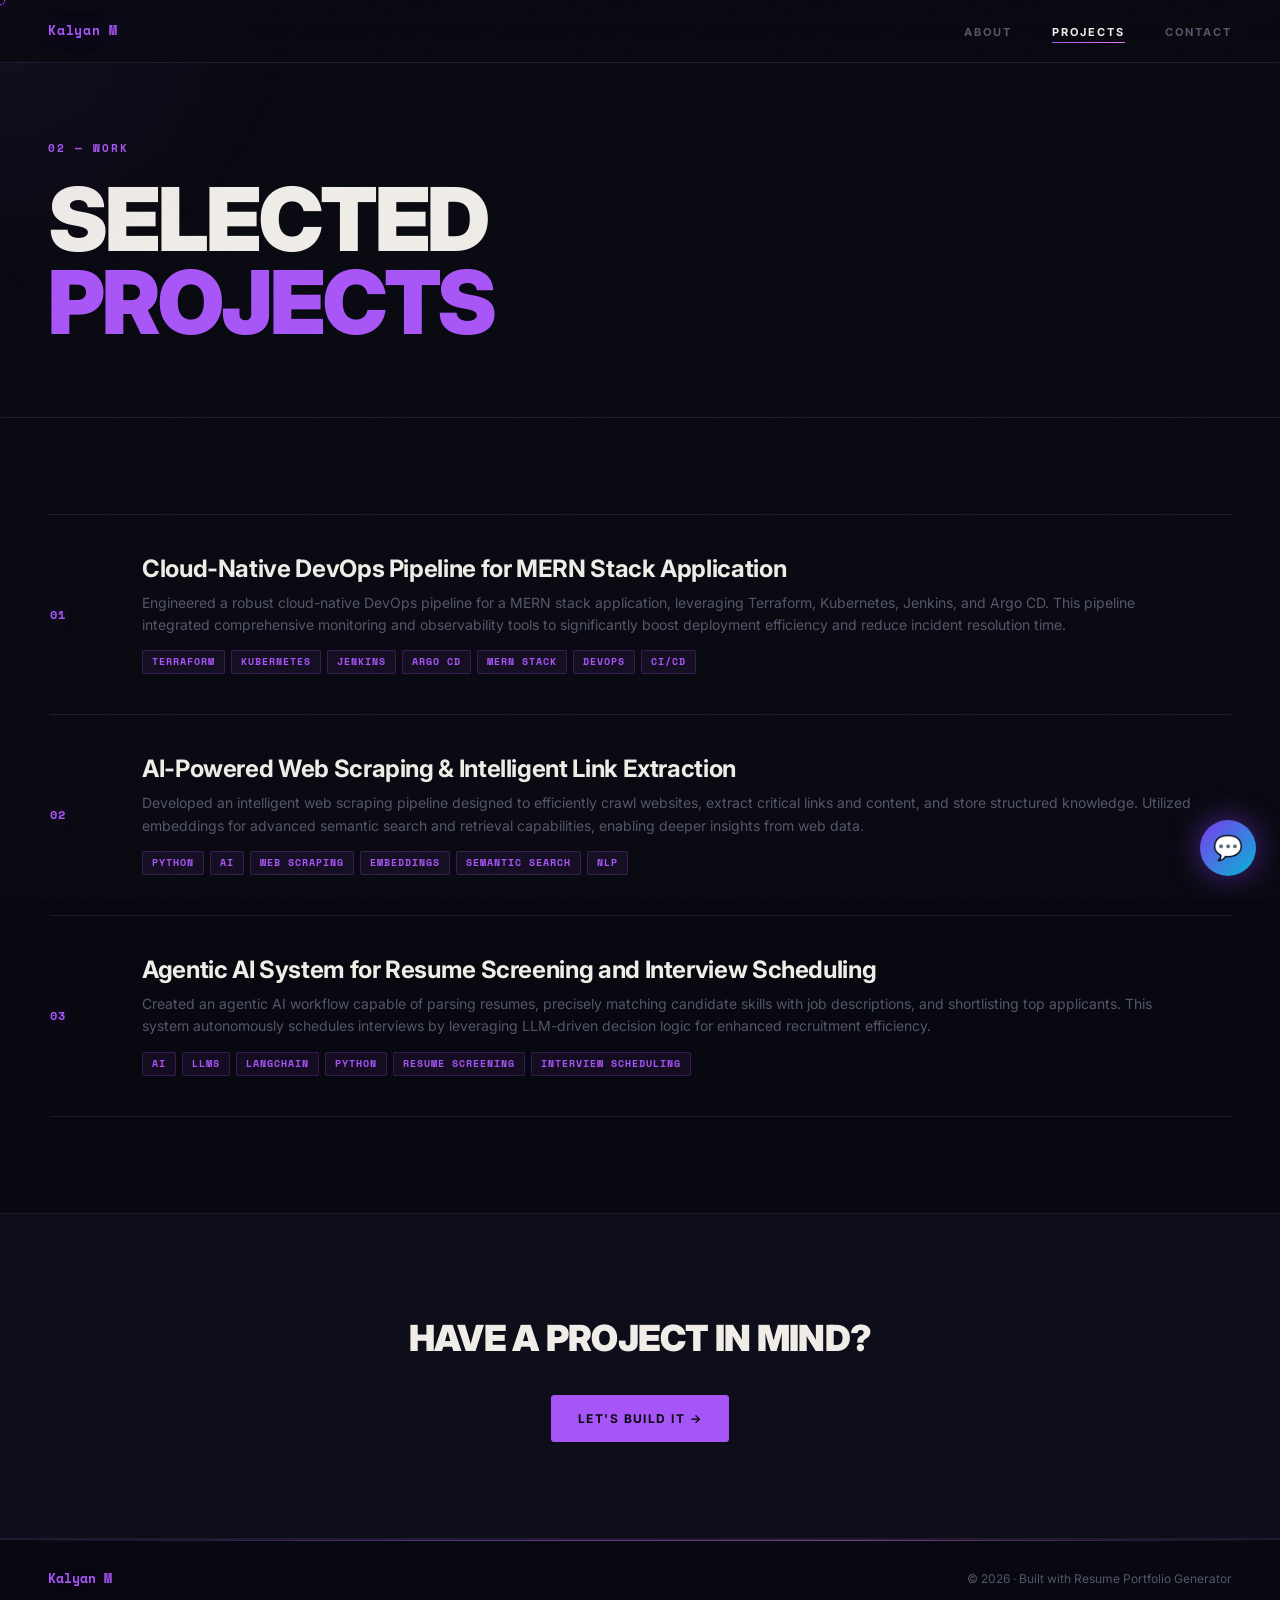
<file: projects.html>
<!DOCTYPE html>
<html lang="en">
<head>
  <meta charset="UTF-8">
  <meta name="viewport" content="width=device-width, initial-scale=1.0">
  <title>Projects — Kalyan M</title>
  <link rel="preconnect" href="https://fonts.googleapis.com">
  <link href="https://fonts.googleapis.com/css2?family=Inter:ital,wght@0,300;0,400;0,700;0,900;1,300&family=Space+Mono:wght@400;700&display=swap" rel="stylesheet">
  <link rel="stylesheet" href="assets/style.css">
</head>
<body>

<div id="page-transition"></div>
<div id="scroll-progress"></div>
<div id="ambient-glow"></div>
<div id="cursor"></div>

<nav class="site-nav">
  <a href="index.html" class="nav-logo">Kalyan M</a>
  <ul class="nav-links">
    <li><a href="about.html">About</a></li>
    <li><a href="projects.html">Projects</a></li>
    <li><a href="contact.html">Contact</a></li>
  </ul>
</nav>

<!-- ── Page hero ────────────────────────────── -->
<div style="padding:140px 48px 72px; border-bottom:1px solid var(--border);">
  <div class="hero-enter">
    <p style="font-family:var(--mono);font-size:11px;font-weight:700;letter-spacing:.18em;text-transform:uppercase;color:var(--accent);margin-bottom:20px;">02 — WORK</p>
    <h1 style="font-size:clamp(40px,7vw,88px);font-weight:900;letter-spacing:-.035em;text-transform:uppercase;line-height:.95;">
      Selected<br><em style="font-style:normal;color:var(--accent);">Projects</em>
    </h1>
  </div>
</div>

<!-- ── Projects list ────────────────────────── -->
<section class="section">
  <div class="project-list">
    
        <div class="project-item reveal">
          <span class="project-num">01</span>
          <div class="project-info">
            <h3 class="project-title">Cloud-Native DevOps Pipeline for MERN Stack Application</h3>
            <p class="project-desc">Engineered a robust cloud-native DevOps pipeline for a MERN stack application, leveraging Terraform, Kubernetes, Jenkins, and Argo CD. This pipeline integrated comprehensive monitoring and observability tools to significantly boost deployment efficiency and reduce incident resolution time.</p>
            <div class="tech-list"><span class="tech-tag">Terraform</span><span class="tech-tag">Kubernetes</span><span class="tech-tag">Jenkins</span><span class="tech-tag">Argo CD</span><span class="tech-tag">MERN Stack</span><span class="tech-tag">DevOps</span><span class="tech-tag">CI/CD</span></div>
          </div>
          <span></span>
        </div>

        <div class="project-item reveal">
          <span class="project-num">02</span>
          <div class="project-info">
            <h3 class="project-title">AI-Powered Web Scraping & Intelligent Link Extraction</h3>
            <p class="project-desc">Developed an intelligent web scraping pipeline designed to efficiently crawl websites, extract critical links and content, and store structured knowledge. Utilized embeddings for advanced semantic search and retrieval capabilities, enabling deeper insights from web data.</p>
            <div class="tech-list"><span class="tech-tag">Python</span><span class="tech-tag">AI</span><span class="tech-tag">Web Scraping</span><span class="tech-tag">Embeddings</span><span class="tech-tag">Semantic Search</span><span class="tech-tag">NLP</span></div>
          </div>
          <span></span>
        </div>

        <div class="project-item reveal">
          <span class="project-num">03</span>
          <div class="project-info">
            <h3 class="project-title">Agentic AI System for Resume Screening and Interview Scheduling</h3>
            <p class="project-desc">Created an agentic AI workflow capable of parsing resumes, precisely matching candidate skills with job descriptions, and shortlisting top applicants. This system autonomously schedules interviews by leveraging LLM-driven decision logic for enhanced recruitment efficiency.</p>
            <div class="tech-list"><span class="tech-tag">AI</span><span class="tech-tag">LLMs</span><span class="tech-tag">LangChain</span><span class="tech-tag">Python</span><span class="tech-tag">Resume Screening</span><span class="tech-tag">Interview Scheduling</span></div>
          </div>
          <span></span>
        </div>
  </div>
</section>

<!-- ── CTA ──────────────────────────────────── -->
<section class="section section-alt" style="text-align:center;">
  <p class="reveal" style="font-size:clamp(22px,3vw,36px);font-weight:900;letter-spacing:-.02em;text-transform:uppercase;margin-bottom:28px;">
    Have a project in mind?
  </p>
  <a href="contact.html" class="btn btn-primary reveal">Let's Build It →</a>
</section>

<footer>
  <span class="footer-name">Kalyan M</span>
  <span class="footer-copy">© 2026 · Built with Resume Portfolio Generator</span>
</footer>

<script src="assets/script.js"></script>
<script>
window.GEMINI_KEY = "AIzaSyAydLE1biQfo5jIZC6y7I2Yn8em9iQ61dY";
window.PORTFOLIO_DATA = {"name": "Kalyan M", "tagline": "AI Engineer & Full Stack Developer | Building Intelligent Systems", "about": "I am a results-oriented AI Engineer and Full Stack Developer with a Master's degree in Data Science from the University at Buffalo. My expertise lies in leveraging cutting-edge AI technologies, including Large Language Models (LLMs) and Retrieval Augmented Generation (RAG) pipelines, to build scalable and intelligent backend services and full-stack applications. I have a proven track record of enhancing system performance, improving data processing efficiency, and streamlining development workflows through robust CI/CD practices and microservices architecture.\n\nThroughout my experience at companies like Charter Communications, ProITbridge, and Cognizant, I have consistently delivered impactful solutions. I thrive on tackling complex technical challenges, from developing LLM-powered enterprise Q&A systems to optimizing asynchronous processing for inventory management and building fault-tolerant REST services. My passion for innovation drives me to explore and implement the latest advancements in AI and cloud-native technologies to create efficient, reliable, and user-centric applications.\n\nI am adept at translating business needs into technical solutions, utilizing a broad skill set encompassing Python, Java, SQL, React, and cloud platforms like AWS and Azure. My goal is to contribute to transformative projects that push the boundaries of what's possible with technology, always with a focus on delivering measurable business value and a seamless user experience.", "skills": ["Python", "Java", "SQL", "Reactjs", "LangChain", "OpenAI (GPT)", "Gemini", "RAG Pipelines", "Prompt Engineering", "Vector Databases (AstraDB)", "Microservices Architecture", "REST API Development", "CI/CD", "Jenkins", "GitHub Actions", "Docker", "Kubernetes", "AWS", "Azure", "Flask", "MongoDB", "PostgreSQL", "Agile Methodologies", "Full Stack Development"], "projects": [{"title": "Cloud-Native DevOps Pipeline for MERN Stack Application", "description": "Engineered a robust cloud-native DevOps pipeline for a MERN stack application, leveraging Terraform, Kubernetes, Jenkins, and Argo CD. This pipeline integrated comprehensive monitoring and observability tools to significantly boost deployment efficiency and reduce incident resolution time.", "tech": ["Terraform", "Kubernetes", "Jenkins", "Argo CD", "MERN Stack", "DevOps", "CI/CD"], "url": ""}, {"title": "AI-Powered Web Scraping & Intelligent Link Extraction", "description": "Developed an intelligent web scraping pipeline designed to efficiently crawl websites, extract critical links and content, and store structured knowledge. Utilized embeddings for advanced semantic search and retrieval capabilities, enabling deeper insights from web data.", "tech": ["Python", "AI", "Web Scraping", "Embeddings", "Semantic Search", "NLP"], "url": ""}, {"title": "Agentic AI System for Resume Screening and Interview Scheduling", "description": "Created an agentic AI workflow capable of parsing resumes, precisely matching candidate skills with job descriptions, and shortlisting top applicants. This system autonomously schedules interviews by leveraging LLM-driven decision logic for enhanced recruitment efficiency.", "tech": ["AI", "LLMs", "LangChain", "Python", "Resume Screening", "Interview Scheduling"], "url": ""}], "experience": [{"company": "Charter Communications", "role": "AI Engineer & Full Stack Developer", "dates": "April 2025 – Present", "bullets": ["Spearheaded the development of LLM-powered backend services for Spectrum GPT, utilizing OpenAI, LangChain, and RAG pipelines to enhance document understanding and enterprise Q&A capabilities.", "Engineered robust Java and Python microservices and significantly improved CI/CD pipelines with Jenkins and GitHub Actions, facilitating reliable cloud-native deployments."]}, {"company": "ProITbridge", "role": "AI Software Engineer Intern", "dates": "June 2024 – Dec 2024", "bullets": ["Developed a FastAPI service integrating vector retrieval and LLM pipelines to process unstructured documents, resulting in a 46% improvement in search relevance and a 52% reduction in manual lookup time.", "Built a Python AI pipeline for document classification and tagging using embedding search, which increased data processing efficiency by 37%."]}, {"company": "Cognizant Technology Solutions", "role": "Full Stack Software Engineer", "dates": "Aug 2021 – Aug 2023", "bullets": ["Developed Spring Boot microservices and React dashboards for shipment tracking across 20+ logistics hubs, achieving a 41% reduction in API latency.", "Implemented an asynchronous processing system using RabbitMQ for inventory workflows, enhancing system reliability and reducing failed transactions by 34%."]}, {"company": "Cognizant Technology Solutions", "role": "Software Engineer Intern", "dates": "March 2021 – Jun 2021", "bullets": ["Developed Angular-based UI modules integrated with REST APIs, leading to a 36% improvement in page load performance.", "Implemented Jenkins-based Docker pipelines for automated testing and deployment, reducing the release cycle time by 40%."]}, {"company": "Redington Limited", "role": "Java Backend Developer", "dates": "Feb 2020 – Feb 2021", "bullets": ["Built Spring Boot microservices handling over 50K daily orders, utilizing Kafka event streaming and Redis caching to improve throughput by 42%.", "Developed fault-tolerant REST services for payment gateway integration and PostgreSQL, decreasing reconciliation errors by 38%."]}], "readme_md": "# Kalyan M\n\nAI Engineer & Full Stack Developer | Building Intelligent Systems\n\n## About Me\n\nI am a results-oriented AI Engineer and Full Stack Developer with a Master's degree in Data Science from the University at Buffalo. My expertise lies in leveraging cutting-edge AI technologies, including Large Language Models (LLMs) and Retrieval Augmented Generation (RAG) pipelines, to build scalable and intelligent backend services and full-stack applications. I have a proven track record of enhancing system performance, improving data processing efficiency, and streamlining development workflows through robust CI/CD practices and microservices architecture.\n\nThroughout my experience at companies like Charter Communications, ProITbridge, and Cognizant, I have consistently delivered impactful solutions. I thrive on tackling complex technical challenges, from developing LLM-powered enterprise Q&A systems to optimizing asynchronous processing for inventory management and building fault-tolerant REST services. My passion for innovation drives me to explore and implement the latest advancements in AI and cloud-native technologies to create efficient, reliable, and user-centric applications.\n\nI am adept at translating business needs into technical solutions, utilizing a broad skill set encompassing Python, Java, SQL, React, and cloud platforms like AWS and Azure. My goal is to contribute to transformative projects that push the boundaries of what's possible with technology, always with a focus on delivering measurable business value and a seamless user experience.\n\n## Skills\n\n*   **Programming Languages:** SQL, Python, Java, C/C++, Java Script, R, Bash, HTML, CSS\n*   **AI & GenAI:** LangChain, OpenAI (GPT), Gemini, AstraDB (Vector DB), RAG Pipelines, Prompt Engineering\n*   **Tools & Frameworks:** Reactjs, Figma, Flask, Azure DevOps, REST APIs\n*   **Databases & Messaging:** MongoDB, PostgreSQL, MySQL, ADLS Gen2, Azure Databricks, RabbitMQ, GridFS\n*   **Cloud & DevOps:** AWS, Azure, Docker, Kubernetes, Terraform, Jenkins, GitHub Actions, Argo CD, Gitlab\n*   **Technical Constructs:** Software Development, Data Structures, Algorithms, Object-Oriented Programming (OOP), Object-Oriented Design (OOD), System Design, Microservices Architecture, Distributed Systems, REST API Development, Backend Development, Full Stack Development, Event Driven Architecture, Cloud Native Applications, Database Design, API Integration, Asynchronous Processing, CI/CD, Artificial Intelligence, Machine Learning, Deep Learning, Natural Language Processing (NLP), Large Language Models (LLMs), Retrieval Augmented Generation (RAG), Prompt Engineering, Vector Search, AI Workflow Automation\n\n## Projects\n\n### Cloud-Native DevOps Pipeline for MERN Stack Application\n\nEngineered a robust cloud-native DevOps pipeline for a MERN stack application, leveraging Terraform, Kubernetes, Jenkins, and Argo CD. This pipeline integrated comprehensive monitoring and observability tools to significantly boost deployment efficiency and reduce incident resolution time.\n\n### AI-Powered Web Scraping & Intelligent Link Extraction\n\nDeveloped an intelligent web scraping pipeline designed to efficiently crawl websites, extract critical links and content, and store structured knowledge. Utilized embeddings for advanced semantic search and retrieval capabilities, enabling deeper insights from web data.\n\n### Agentic AI System for Resume Screening and Interview Scheduling\n\nCreated an agentic AI workflow capable of parsing resumes, precisely matching candidate skills with job descriptions, and shortlisting top applicants. This system autonomously schedules interviews by leveraging LLM-driven decision logic for enhanced recruitment efficiency.\n\n## Experience\n\n### AI Engineer & Full Stack Developer | Charter Communications | April 2025 – Present\n\n*   Spearheaded the development of LLM-powered backend services for Spectrum GPT, utilizing OpenAI, LangChain, and RAG pipelines to enhance document understanding and enterprise Q&A capabilities.\n*   Engineered robust Java and Python microservices and significantly improved CI/CD pipelines with Jenkins and GitHub Actions, facilitating reliable cloud-native deployments.\n\n### AI Software Engineer Intern | ProITbridge | June 2024 – Dec 2024\n\n*   Developed a FastAPI service integrating vector retrieval and LLM pipelines to process unstructured documents, resulting in a 46% improvement in search relevance and a 52% reduction in manual lookup time.\n*   Built a Python AI pipeline for document classification and tagging using embedding search, which increased data processing efficiency by 37%.\n\n### Full Stack Software Engineer | Cognizant Technology Solutions | Aug 2021 – Aug 2023\n\n*   Developed Spring Boot microservices and React dashboards for shipment tracking across 20+ logistics hubs, achieving a 41% reduction in API latency.\n*   Implemented an asynchronous processing system using RabbitMQ for inventory workflows, enhancing system reliability and reducing failed transactions by 34%.\n\n### Software Engineer Intern | Cognizant Technology Solutions | March 2021 – Jun 2021\n\n*   Developed Angular-based UI modules integrated with REST APIs, leading to a 36% improvement in page load performance.\n*   Implemented Jenkins-based Docker pipelines for automated testing and deployment, reducing the release cycle time by 40%.\n\n### Java Backend Developer | Redington Limited | Feb 2020 – Feb 2021\n\n*   Built Spring Boot microservices handling over 50K daily orders, utilizing Kafka event streaming and Redis caching to improve throughput by 42%.\n*   Developed fault-tolerant REST services for payment gateway integration and PostgreSQL, decreasing reconciliation errors by 38%.\n\n## Contact\n\n*   **Email:** kmomidi21@gmail.com\n*   **LinkedIn:** [Your LinkedIn Profile URL]\n*   **Phone:** 716-986-2271", "linkedin_summary": "I am an AI Engineer and Full Stack Developer passionate about building intelligent, scalable applications that solve complex business challenges. With a Master's in Data Science and hands-on experience in LLMs, RAG pipelines, and microservices, I excel at transforming innovative ideas into robust, high-performing software. I'm driven by a desire to leverage cutting-edge technology to create impactful solutions and optimize development processes. Let's connect to explore how my skills can contribute to your next project!", "email": "kmomidi21@gmail.com"};
</script>
<script src="assets/chatbot.js"></script>
</body>
</html>
</file>
<file: assets/style.css>
/* ═══════════════════════════════════════════════════════════
   EDITORIAL BOLD — Purple / Violet Edition  2026
   ═══════════════════════════════════════════════════════════ */

@import url('https://fonts.googleapis.com/css2?family=Inter:ital,wght@0,300;0,400;0,700;0,900;1,300&family=Space+Mono:wght@400;700&display=swap');

/* ── Tokens ──────────────────────────────────────────────── */
:root {
  --bg:        #080810;
  --bg2:       #0e0e1a;
  --border:    #1c1c2e;
  --border-h:  #2d2d4a;
  --accent:    #a855f7;
  --accent-d:  #7c3aed;
  --accent-2:  #e879f9;
  --glow:      rgba(168,85,247,.35);
  --glow-soft: rgba(168,85,247,.12);
  --text:      #f0ede8;
  --muted:     #55556a;
  --muted-h:   #9090a8;
  --radius:    3px;
  --mono:      'Space Mono','Courier New',monospace;
  --sans:      'Inter',system-ui,sans-serif;
}

/* ── Reset ───────────────────────────────────────────────── */
*,*::before,*::after{box-sizing:border-box;margin:0;padding:0}
html{scroll-behavior:smooth;font-size:16px}
body{
  font-family:var(--sans);
  background:var(--bg);
  color:var(--text);
  line-height:1.6;
  overflow-x:hidden;
  cursor:none;
}
a{text-decoration:none}
img{max-width:100%;display:block}

/* ── Grain overlay ───────────────────────────────────────── */
body::after{
  content:'';position:fixed;inset:0;z-index:9997;pointer-events:none;
  opacity:.03;
  background-image:url("data:image/svg+xml,%3Csvg xmlns='http://www.w3.org/2000/svg' width='300' height='300'%3E%3Cfilter id='n'%3E%3CfeTurbulence type='fractalNoise' baseFrequency='.85' numOctaves='4' stitchTiles='stitch'/%3E%3C/filter%3E%3Crect width='300' height='300' filter='url(%23n)'/%3E%3C/svg%3E");
  background-size:200px;
}

/* ── Scrollbar ───────────────────────────────────────────── */
::-webkit-scrollbar{width:3px}
::-webkit-scrollbar-track{background:var(--bg)}
::-webkit-scrollbar-thumb{background:linear-gradient(var(--accent),var(--accent-2));border-radius:2px}

/* ── Custom cursor ───────────────────────────────────────── */
#cursor{
  position:fixed;z-index:9999;pointer-events:none;
  width:10px;height:10px;border-radius:50%;
  background:var(--accent);
  transform:translate(-50%,-50%);
  transition:width .18s,height .18s,background .18s,opacity .18s;
  mix-blend-mode:difference;
  box-shadow:0 0 12px var(--glow);
}
#cursor.grow{width:40px;height:40px;background:var(--accent-2)}

/* ── Nav ─────────────────────────────────────────────────── */
.site-nav{
  position:fixed;top:0;left:0;right:0;z-index:100;
  display:flex;align-items:center;justify-content:space-between;
  padding:18px 48px;
  border-bottom:1px solid var(--border);
  background:rgba(8,8,16,.88);
  backdrop-filter:blur(20px);
}
.nav-logo{
  font-family:var(--mono);font-size:13px;font-weight:700;
  color:var(--accent);letter-spacing:.06em;
  text-shadow:0 0 20px var(--glow);
}
.nav-links{display:flex;gap:40px;list-style:none}
.nav-links a{
  font-size:11px;font-weight:700;letter-spacing:.18em;
  text-transform:uppercase;color:var(--muted);
  transition:color .2s;position:relative;
}
.nav-links a::after{
  content:'';position:absolute;left:0;bottom:-4px;right:0;
  height:1px;background:linear-gradient(90deg,var(--accent),var(--accent-2));
  transform:scaleX(0);transform-origin:left;transition:transform .28s;
}
.nav-links a:hover,.nav-links a.active{color:var(--text)}
.nav-links a:hover::after,.nav-links a.active::after{transform:scaleX(1)}

/* ── Hero ────────────────────────────────────────────────── */
.hero{
  min-height:100vh;
  display:flex;flex-direction:column;justify-content:flex-end;
  padding:140px 48px 80px;
  position:relative;overflow:hidden;
  border-bottom:1px solid var(--border);
}

/* Grid lines */
.hero-grid{
  position:absolute;inset:0;z-index:0;pointer-events:none;
  background-image:
    linear-gradient(rgba(168,85,247,.04) 1px,transparent 1px),
    linear-gradient(90deg,rgba(168,85,247,.04) 1px,transparent 1px);
  background-size:72px 72px;
}

/* Floating orbs */
.hero-orb{
  position:absolute;border-radius:50%;pointer-events:none;z-index:0;
  filter:blur(70px);
}
.hero-orb-1{
  width:500px;height:500px;
  background:radial-gradient(circle,rgba(168,85,247,.18),transparent 70%);
  top:-120px;right:-80px;
  animation:orbDrift1 12s ease-in-out infinite;
}
.hero-orb-2{
  width:380px;height:380px;
  background:radial-gradient(circle,rgba(232,121,249,.12),transparent 70%);
  bottom:60px;left:15%;
  animation:orbDrift2 15s ease-in-out infinite;
}
.hero-orb-3{
  width:250px;height:250px;
  background:radial-gradient(circle,rgba(124,58,237,.1),transparent 70%);
  top:30%;left:-60px;
  animation:orbDrift3 10s ease-in-out infinite;
}
@keyframes orbDrift1{0%,100%{transform:translate(0,0) scale(1)}50%{transform:translate(-30px,40px) scale(1.08)}}
@keyframes orbDrift2{0%,100%{transform:translate(0,0) scale(1)}50%{transform:translate(40px,-30px) scale(1.05)}}
@keyframes orbDrift3{0%,100%{transform:translate(0,0)}50%{transform:translate(20px,30px)}}

.hero>*:not(.hero-grid):not(.hero-orb){position:relative;z-index:1}

/* Status pill */
.hero-eyebrow{
  display:inline-flex;align-items:center;gap:10px;
  font-family:var(--mono);font-size:11px;font-weight:700;
  letter-spacing:.2em;text-transform:uppercase;color:var(--accent);
  margin-bottom:28px;
}
.hero-dot{
  position:relative;
  width:8px;height:8px;border-radius:50%;background:var(--accent);
  box-shadow:0 0 8px var(--glow);
  animation:dotBlink 2.5s ease-in-out infinite;
}
.hero-dot::before,.hero-dot::after{
  content:'';position:absolute;inset:-5px;border-radius:50%;
  border:1px solid var(--accent);
  animation:ring 2.5s ease-out infinite;
}
.hero-dot::after{animation-delay:1.25s}
@keyframes dotBlink{0%,100%{opacity:1}50%{opacity:.4}}
@keyframes ring{from{opacity:.7;transform:scale(1)}to{opacity:0;transform:scale(3)}}

/* Hero name — purple shimmer sweep */
.hero-name{
  font-size:clamp(52px,9.5vw,136px);
  font-weight:900;line-height:.92;letter-spacing:-.04em;
  text-transform:uppercase;
  background:linear-gradient(110deg,#f0ede8 0%,#c084fc 28%,#a855f7 44%,#e879f9 56%,#c084fc 72%,#f0ede8 100%);
  background-size:300% auto;
  -webkit-background-clip:text;
  -webkit-text-fill-color:transparent;
  background-clip:text;
  animation:nameShimmer 5s linear infinite;
  margin-bottom:36px;
}
@keyframes nameShimmer{to{background-position:-300% center}}

/* Hero tagline */
.hero-tagline{
  font-size:clamp(15px,2vw,20px);font-weight:300;
  color:var(--muted-h);max-width:520px;line-height:1.65;
  border-left:2px solid var(--accent);padding-left:18px;
  margin-bottom:52px;
  position:relative;
}
.hero-tagline::before{
  content:'';
  position:absolute;left:-1px;top:0;bottom:0;width:2px;
  background:linear-gradient(180deg,var(--accent),var(--accent-2));
  animation:borderGlow 3s ease-in-out infinite;
}
@keyframes borderGlow{
  0%,100%{box-shadow:0 0 6px var(--accent)}
  50%{box-shadow:0 0 16px var(--accent),0 0 32px var(--accent-2)}
}

.hero-actions{display:flex;gap:14px;flex-wrap:wrap}

.hero-corner{
  position:absolute;right:48px;bottom:80px;
  font-family:var(--mono);font-size:10px;letter-spacing:.12em;
  color:var(--muted);writing-mode:vertical-rl;text-transform:uppercase;
}

/* ── Buttons ─────────────────────────────────────────────── */
.btn{
  display:inline-flex;align-items:center;gap:8px;
  padding:13px 26px;font-size:12px;font-weight:700;
  letter-spacing:.12em;text-transform:uppercase;border-radius:var(--radius);
  border:1.5px solid transparent;cursor:none;
  transition:background .22s,color .22s,border-color .22s,box-shadow .22s,transform .15s;
  position:relative;overflow:hidden;
}
/* shimmer sweep on buttons */
.btn::after{
  content:'';position:absolute;inset:0;
  background:linear-gradient(105deg,transparent 40%,rgba(255,255,255,.15) 50%,transparent 60%);
  transform:translateX(-100%);transition:transform .45s;
}
.btn:hover::after{transform:translateX(100%)}

.btn-primary{background:var(--accent);color:#080810;border-color:var(--accent)}
.btn-primary:hover{
  background:transparent;color:var(--accent);
  box-shadow:0 0 24px var(--glow),0 0 48px var(--glow-soft);
}
.btn-ghost{background:transparent;color:var(--text);border-color:var(--border-h)}
.btn-ghost:hover{border-color:var(--accent);color:var(--accent);box-shadow:0 0 16px var(--glow-soft)}
.btn-white{background:#fff;color:var(--accent-d);border-color:#fff}
.btn-white:hover{background:transparent;color:#fff;border-color:rgba(255,255,255,.6)}

/* ── Marquee ─────────────────────────────────────────────── */
.marquee-wrap{
  overflow:hidden;border-bottom:1px solid var(--border);
  padding:16px 0;background:var(--bg2);
  position:relative;
}
.marquee-wrap::before,.marquee-wrap::after{
  content:'';position:absolute;top:0;bottom:0;width:80px;z-index:2;pointer-events:none;
}
.marquee-wrap::before{left:0;background:linear-gradient(90deg,var(--bg2),transparent)}
.marquee-wrap::after{right:0;background:linear-gradient(-90deg,var(--bg2),transparent)}
.marquee-track{
  display:flex;width:max-content;
  animation:marquee 26s linear infinite;
}
.marquee-track:hover{animation-play-state:paused}
@keyframes marquee{from{transform:translateX(0)}to{transform:translateX(-50%)}}
.marquee-item{
  font-family:var(--mono);font-size:11px;font-weight:700;
  letter-spacing:.14em;text-transform:uppercase;color:var(--muted);
  padding:0 26px;transition:color .2s;white-space:nowrap;
}
.marquee-item:hover{color:var(--accent)}
.marquee-sep{color:var(--accent-2);align-self:center;font-size:8px;opacity:.7}

/* ── Section scaffold ────────────────────────────────────── */
.section{padding:96px 48px;border-bottom:1px solid var(--border)}
.section-alt{background:var(--bg2)}

.section-header{display:flex;align-items:baseline;gap:20px;margin-bottom:72px}
.section-num{
  font-family:var(--mono);font-size:11px;font-weight:700;
  letter-spacing:.16em;color:var(--accent);
  background:rgba(168,85,247,.08);border:1px solid rgba(168,85,247,.22);
  padding:4px 10px;border-radius:2px;white-space:nowrap;
  animation:numPulse 4s ease-in-out infinite;
}
@keyframes numPulse{
  0%,100%{box-shadow:0 0 0 0 rgba(168,85,247,0)}
  50%{box-shadow:0 0 0 4px rgba(168,85,247,.1)}
}
.section-title{
  font-size:clamp(30px,4.5vw,56px);font-weight:900;
  letter-spacing:-.025em;text-transform:uppercase;line-height:1;color:var(--text);
}
.section-rule{
  flex:1;height:1px;background:var(--border);margin-bottom:6px;
  transform-origin:left;transition:transform .9s ease;
  transform:scaleX(0);
}
.section-rule.drawn{transform:scaleX(1)}

/* ── About grid ──────────────────────────────────────────── */
.about-grid{display:grid;grid-template-columns:3fr 2fr;gap:80px;align-items:start}
.about-body{font-size:18px;font-weight:300;line-height:1.85;color:var(--muted-h)}
.about-body strong{color:var(--text);font-weight:600}

.stat-list{border-top:1px solid var(--border)}
.stat-row{
  display:flex;justify-content:space-between;align-items:center;
  padding:22px 0;border-bottom:1px solid var(--border);
  transition:padding-left .2s;
}
.stat-row:hover{padding-left:8px}
.stat-label{
  font-size:11px;font-weight:700;letter-spacing:.12em;
  text-transform:uppercase;color:var(--muted);
}
.stat-value{
  font-family:var(--mono);font-size:28px;font-weight:700;
  color:var(--accent);line-height:1;
  text-shadow:0 0 20px var(--glow-soft);
}

/* ── Skills (static badges — marquee / index) ────────────── */
.skills-wrap{display:flex;flex-wrap:wrap;gap:10px}
.badge{
  font-size:11px;font-weight:700;letter-spacing:.1em;text-transform:uppercase;
  color:var(--muted);border:1px solid var(--border);
  padding:8px 18px;border-radius:2px;
  transition:color .2s,border-color .2s,background .2s,transform .2s,box-shadow .2s;
  cursor:default;
  opacity:0;transform:translateY(12px) scale(.95);
}
.badge.badge-visible{opacity:1;transform:none}
.badge:hover{
  color:var(--accent);border-color:rgba(168,85,247,.5);
  background:rgba(168,85,247,.08);transform:translateY(-2px);
  box-shadow:0 4px 20px rgba(168,85,247,.2);
}

/* ── Skills interactive canvas ───────────────────────────── */
.skills-hint{
  font-family:var(--mono);font-size:11px;font-weight:700;
  letter-spacing:.14em;text-transform:uppercase;
  color:var(--muted);margin-bottom:20px;
}
.skills-canvas-wrap{
  width:100%;height:440px;
  border-radius:6px;overflow:hidden;
  border:1px solid var(--border);
  background:var(--bg);position:relative;cursor:none;
}
#skills-canvas{display:block;width:100%;height:100%}

/* ── Projects ────────────────────────────────────────────── */
.project-list{border-top:1px solid var(--border)}
.project-item{
  display:grid;grid-template-columns:56px 1fr auto;
  align-items:center;gap:36px;
  padding:40px 0;
  border-bottom:1px solid var(--border);
  border-left:2px solid transparent;
  transition:border-left-color .3s,padding-left .3s,background .3s,box-shadow .3s;
  border-radius:var(--radius);
}
.project-item:hover{
  border-left-color:var(--accent);
  padding-left:24px;
  background:rgba(168,85,247,.04);
  box-shadow:inset 0 0 40px rgba(168,85,247,.04);
}
.project-num{
  font-family:var(--mono);font-size:12px;font-weight:700;
  letter-spacing:.1em;color:var(--accent);line-height:1;
  text-shadow:0 0 12px var(--glow);
}
.project-info{min-width:0}
.project-title{
  font-size:clamp(17px,2.2vw,24px);font-weight:700;
  letter-spacing:-.015em;line-height:1.2;margin-bottom:8px;color:var(--text);
  transition:color .2s;
}
.project-item:hover .project-title{color:var(--accent)}
.project-desc{font-size:14px;line-height:1.6;color:var(--muted);margin-bottom:14px}
.tech-list{display:flex;flex-wrap:wrap;gap:6px}
.tech-tag{
  font-family:var(--mono);font-size:10px;font-weight:700;
  letter-spacing:.1em;text-transform:uppercase;
  color:var(--accent);background:rgba(168,85,247,.08);
  border:1px solid rgba(168,85,247,.22);padding:3px 9px;border-radius:2px;
  transition:background .2s,box-shadow .2s;
}
.tech-tag:hover{background:rgba(168,85,247,.18);box-shadow:0 0 8px var(--glow-soft)}
.project-link{
  font-size:11px;font-weight:700;letter-spacing:.12em;text-transform:uppercase;
  color:var(--muted);border:1px solid var(--border);
  padding:10px 16px;border-radius:var(--radius);white-space:nowrap;
  transition:color .2s,border-color .2s,box-shadow .2s;
}
.project-link:hover{
  color:var(--accent);border-color:rgba(168,85,247,.45);
  box-shadow:0 0 14px rgba(168,85,247,.25);
}

/* ── Experience ──────────────────────────────────────────── */
.exp-list{border-top:1px solid var(--border)}
.experience-item{
  display:grid;grid-template-columns:220px 1fr;gap:48px;
  padding:52px 0;border-bottom:1px solid var(--border);
  transition:padding-left .25s,border-left-color .25s;
  border-left:2px solid transparent;
}
.experience-item:hover{border-left-color:var(--accent-2);padding-left:20px}
.exp-meta{padding-top:4px}
.exp-company{
  font-family:var(--mono);font-size:13px;font-weight:700;
  color:var(--accent);margin-bottom:6px;letter-spacing:.04em;
  text-shadow:0 0 14px var(--glow-soft);
}
.exp-dates{
  font-size:11px;font-weight:600;letter-spacing:.12em;
  text-transform:uppercase;color:var(--muted);
}
.exp-role{
  font-size:clamp(20px,2.5vw,28px);font-weight:700;
  letter-spacing:-.02em;margin-bottom:20px;color:var(--text);
}
.exp-bullets{list-style:none;display:flex;flex-direction:column;gap:10px}
.exp-bullets li{
  font-size:14px;line-height:1.65;color:var(--muted-h);
  padding-left:20px;position:relative;
}
.exp-bullets li::before{
  content:'→';position:absolute;left:0;
  color:var(--accent);font-size:11px;top:2px;
}

/* ── Contact (inverted — deep purple) ────────────────────── */
.contact-section{
  background:linear-gradient(135deg,#2e1065 0%,#4c1d95 40%,#6d28d9 100%);
  color:#fff;border-bottom:none;position:relative;overflow:hidden;
}
.contact-section::before{
  content:'';position:absolute;inset:0;
  background-image:
    linear-gradient(rgba(255,255,255,.03) 1px,transparent 1px),
    linear-gradient(90deg,rgba(255,255,255,.03) 1px,transparent 1px);
  background-size:64px 64px;pointer-events:none;
}
.contact-section .section-title{color:#fff}
.contact-section .section-num{
  background:rgba(255,255,255,.1);border-color:rgba(255,255,255,.2);color:#fff;
}
.contact-section .section-rule{background:rgba(255,255,255,.2)}

.contact-grid{display:grid;grid-template-columns:1fr 1fr;gap:80px;position:relative;z-index:1}
.contact-lead{
  font-size:clamp(17px,2vw,21px);font-weight:300;
  color:rgba(255,255,255,.75);line-height:1.75;margin-bottom:32px;
}
.contact-email{
  font-family:var(--mono);font-size:15px;font-weight:700;
  color:#fff;letter-spacing:.04em;display:inline-block;
  border-bottom:1px solid rgba(255,255,255,.35);padding-bottom:2px;
  transition:border-color .2s,text-shadow .2s;
}
.contact-email:hover{border-color:#fff;text-shadow:0 0 20px rgba(255,255,255,.5)}

.form{display:flex;flex-direction:column;gap:18px}
.form-row{display:flex;flex-direction:column;gap:6px}
.form-row label{
  font-size:10px;font-weight:700;letter-spacing:.18em;
  text-transform:uppercase;color:rgba(255,255,255,.55);
}
.form-row input,.form-row textarea{
  background:rgba(255,255,255,.08);border:1.5px solid rgba(255,255,255,.15);
  color:#fff;padding:12px 16px;font-size:14px;
  font-family:var(--sans);border-radius:var(--radius);
  outline:none;transition:border-color .2s,background .2s,box-shadow .2s;
}
.form-row input::placeholder,.form-row textarea::placeholder{color:rgba(255,255,255,.35)}
.form-row input:focus,.form-row textarea:focus{
  border-color:rgba(255,255,255,.5);
  background:rgba(255,255,255,.12);
  box-shadow:0 0 20px rgba(168,85,247,.3);
}
.form-row textarea{resize:vertical;min-height:120px}

/* ── Footer ──────────────────────────────────────────────── */
footer{
  padding:28px 48px;
  display:flex;align-items:center;justify-content:space-between;
  flex-wrap:wrap;gap:12px;
  border-top:1px solid var(--border);
  position:relative;
}
footer::before{
  content:'';position:absolute;top:0;left:0;right:0;height:1px;
  background:linear-gradient(90deg,transparent,var(--accent),var(--accent-2),transparent);
  opacity:.5;
}
.footer-name{
  font-family:var(--mono);font-size:13px;font-weight:700;
  color:var(--accent);text-shadow:0 0 14px var(--glow-soft);
}
.footer-copy{font-size:12px;color:var(--muted)}

/* ── Reveal ──────────────────────────────────────────────── */
.reveal{
  opacity:0;transform:translateY(28px);
  transition:opacity .65s ease,transform .65s ease;
}
.reveal.visible{opacity:1;transform:none}

/* ── Page transition overlay ─────────────────────────────── */
#page-transition{
  position:fixed;inset:0;z-index:99999;
  background:var(--bg);pointer-events:none;
  opacity:0;transition:opacity .45s ease;
}
#page-transition.fade-in{opacity:1;pointer-events:all}
#page-transition.fade-out{opacity:0}

/* ── Intro / loading screen ──────────────────────────────── */
#intro-screen{
  position:fixed;inset:0;z-index:99998;
  background:var(--bg);
  display:flex;flex-direction:column;align-items:center;justify-content:center;gap:28px;
  transition:opacity .7s ease, transform .7s ease;
}
#intro-screen.done{opacity:0;transform:translateY(-8px);pointer-events:none}
.intro-name{
  font-size:clamp(28px,6vw,72px);font-weight:900;letter-spacing:-.03em;text-transform:uppercase;
  font-family:var(--sans);
  background:linear-gradient(110deg,#f0ede8 0%,#c084fc 30%,#a855f7 50%,#e879f9 70%,#f0ede8 100%);
  background-size:300% auto;
  -webkit-background-clip:text;-webkit-text-fill-color:transparent;background-clip:text;
  animation:nameShimmer 3s linear infinite;
}
.intro-bar-wrap{
  width:180px;height:2px;background:var(--border);border-radius:2px;overflow:hidden;
}
.intro-bar{
  height:100%;width:0%;
  background:linear-gradient(90deg,var(--accent),var(--accent-2));
  border-radius:2px;
  transition:width .04s linear;
}
.intro-label{
  font-family:var(--mono);font-size:10px;font-weight:700;
  letter-spacing:.22em;text-transform:uppercase;color:var(--muted);
}

/* ── Scroll progress bar ─────────────────────────────────── */
#scroll-progress{
  position:fixed;top:0;left:0;z-index:10000;
  height:2px;width:0%;
  background:linear-gradient(90deg,var(--accent),var(--accent-2),var(--accent));
  background-size:200% auto;
  animation:progressShimmer 2s linear infinite;
  pointer-events:none;
}
@keyframes progressShimmer{to{background-position:-200% center}}

/* ── Mouse ambient glow ──────────────────────────────────── */
#ambient-glow{
  position:fixed;z-index:0;pointer-events:none;
  width:600px;height:600px;border-radius:50%;
  background:radial-gradient(circle,rgba(168,85,247,.07) 0%,transparent 70%);
  transform:translate(-50%,-50%);
  transition:left .9s cubic-bezier(.16,1,.3,1),top .9s cubic-bezier(.16,1,.3,1);
  will-change:left,top;
}

/* ── Nav auto-hide ───────────────────────────────────────── */
.site-nav{
  transition:transform .35s cubic-bezier(.16,1,.3,1),
             background .3s, backdrop-filter .3s;
}
.site-nav.hidden{transform:translateY(-100%)}

/* ── Directional reveals ─────────────────────────────────── */
.reveal-left{
  opacity:0;transform:translateX(-36px);
  transition:opacity .7s ease,transform .7s ease;
}
.reveal-left.visible{opacity:1;transform:none}
.reveal-right{
  opacity:0;transform:translateX(36px);
  transition:opacity .7s ease,transform .7s ease;
}
.reveal-right.visible{opacity:1;transform:none}

/* ── Avatar photo ────────────────────────────────────────── */
.avatar-wrap{
  position:absolute;right:48px;bottom:60px;z-index:2;
  width:240px;
  animation:avatarFloat 7s ease-in-out infinite;
}
@keyframes avatarFloat{
  0%,100%{transform:translateY(0)}
  50%{transform:translateY(-14px)}
}
.avatar-border{
  position:relative;padding:3px;border-radius:6px;
  background:linear-gradient(135deg,var(--accent),var(--accent-2),var(--accent-d),var(--accent));
  background-size:300% 300%;
  animation:avatarGlow 4s linear infinite;
}
@keyframes avatarGlow{to{background-position:-300% center}}
.avatar-border::before{
  content:'';position:absolute;inset:-4px;border-radius:8px;z-index:-1;
  background:inherit;filter:blur(12px);opacity:.55;
  animation:avatarGlow 4s linear infinite;
}
.avatar-img{
  display:block;width:100%;aspect-ratio:3/4;object-fit:cover;object-position:center top;
  border-radius:4px;
  filter:contrast(1.08) brightness(0.72) saturate(0.35);
}
.avatar-overlay{
  position:absolute;inset:0;border-radius:4px;pointer-events:none;
  background:
    linear-gradient(180deg,transparent 40%,rgba(8,8,16,.75) 100%),
    linear-gradient(135deg,rgba(168,85,247,.22) 0%,rgba(232,121,249,.1) 50%,transparent 70%);
}
.avatar-scanlines{
  position:absolute;inset:0;border-radius:4px;pointer-events:none;
  background:repeating-linear-gradient(
    0deg,transparent,transparent 2px,rgba(0,0,0,.08) 2px,rgba(0,0,0,.08) 4px
  );
}
/* About page avatar — left-aligned */
.about-avatar-wrap{
  display:flex;justify-content:center;margin-bottom:40px;
}
.about-avatar-wrap .avatar-wrap{
  position:relative;right:auto;bottom:auto;width:200px;
}

@media(max-width:900px){
  .avatar-wrap{display:none}
  .about-avatar-wrap .avatar-wrap{display:block}
}

/* ── Cursor trail dots ───────────────────────────────────── */
.cursor-trail {
  position:fixed;pointer-events:none;z-index:9998;
  border-radius:50%;transform:translate(-50%,-50%);
  will-change:left,top;
}

/* ── Hero particle canvas ─────────────────────────────────── */
#hero-particles{
  position:absolute;inset:0;z-index:0;pointer-events:none;
  width:100%;height:100%;
}

/* ── Glitch on hero name hover ───────────────────────────── */
.hero-name{position:relative}
.hero-name::before,.hero-name::after{
  content:attr(data-text);
  position:absolute;top:0;left:0;right:0;
  background:linear-gradient(110deg,#f0ede8 0%,#c084fc 28%,#a855f7 44%,#e879f9 56%,#c084fc 72%,#f0ede8 100%);
  background-size:300% auto;
  -webkit-background-clip:text;-webkit-text-fill-color:transparent;background-clip:text;
  opacity:0;transition:opacity .1s;
}
.hero-name:hover::before{
  opacity:.75;
  animation:glitchT .25s steps(2) infinite;
}
.hero-name:hover::after{
  opacity:.75;
  animation:glitchB .25s steps(2) infinite reverse;
}
@keyframes glitchT{
  0%  {clip-path:polygon(0 0,100% 0,100% 33%,0 33%);transform:translate(-4px,-2px)}
  50% {clip-path:polygon(0 12%,100% 12%,100% 48%,0 48%);transform:translate(4px,0)}
  100%{clip-path:polygon(0 0,100% 0,100% 33%,0 33%);transform:translate(-4px,-2px)}
}
@keyframes glitchB{
  0%  {clip-path:polygon(0 66%,100% 66%,100% 100%,0 100%);transform:translate(4px,2px)}
  50% {clip-path:polygon(0 52%,100% 52%,100% 88%,0 88%);transform:translate(-4px,0)}
  100%{clip-path:polygon(0 66%,100% 66%,100% 100%,0 100%);transform:translate(4px,2px)}
}

/* ── 3D sphere canvas (about skills) ─────────────────────── */
.sphere3d-wrap{
  width:100%;height:480px;border-radius:6px;overflow:hidden;
  border:1px solid var(--border);
  background:radial-gradient(ellipse at 50% 50%,rgba(168,85,247,.06) 0%,var(--bg) 68%);
  position:relative;cursor:grab;
}
.sphere3d-wrap:active{cursor:grabbing}
#sphere-canvas{display:block;width:100%;height:100%}

/* ── Holographic shimmer on project cards ─────────────────── */
.project-item{position:relative;overflow:hidden}
.project-item::before{
  content:'';position:absolute;inset:0;pointer-events:none;
  background:linear-gradient(
    135deg,
    transparent 0%,
    rgba(168,85,247,.04) 25%,
    rgba(232,121,249,.07) 50%,
    rgba(168,85,247,.04) 75%,
    transparent 100%
  );
  background-size:400% 400%;
  opacity:0;transition:opacity .3s;border-radius:var(--radius);
}
.project-item:hover::before{
  opacity:1;
  animation:holoShift 2.5s linear infinite;
}
@keyframes holoShift{
  0%  {background-position:0% 50%}
  50% {background-position:100% 50%}
  100%{background-position:0% 50%}
}

/* ── Experience timeline vertical line ───────────────────── */
.exp-list{position:relative}
.exp-timeline-line{
  position:absolute;left:0;top:0;bottom:0;width:2px;
  background:linear-gradient(180deg,var(--accent),var(--accent-2),transparent 90%);
  transform:scaleY(0);transform-origin:top;
  transition:transform 1.4s cubic-bezier(.16,1,.3,1);
}
.exp-timeline-line.drawn{transform:scaleY(1)}

/* ── Responsive ──────────────────────────────────────────── */
@media(max-width:900px){
  .site-nav{padding:16px 24px}
  .hero{padding:130px 24px 64px}
  .hero-corner{display:none}
  .hero-orb-1{width:280px;height:280px}
  .hero-orb-2{display:none}
  .section{padding:72px 24px}
  .about-grid{grid-template-columns:1fr;gap:48px}
  .experience-item{grid-template-columns:1fr;gap:12px}
  .contact-grid{grid-template-columns:1fr;gap:40px}
  .project-item{grid-template-columns:44px 1fr;gap:20px}
  .project-link{display:none}
  footer{padding:24px}
}
@media(max-width:600px){
  .nav-links{gap:24px}
  .hero-actions{flex-direction:column}
  .hero-name{font-size:clamp(40px,13vw,80px)}
}
</file>
